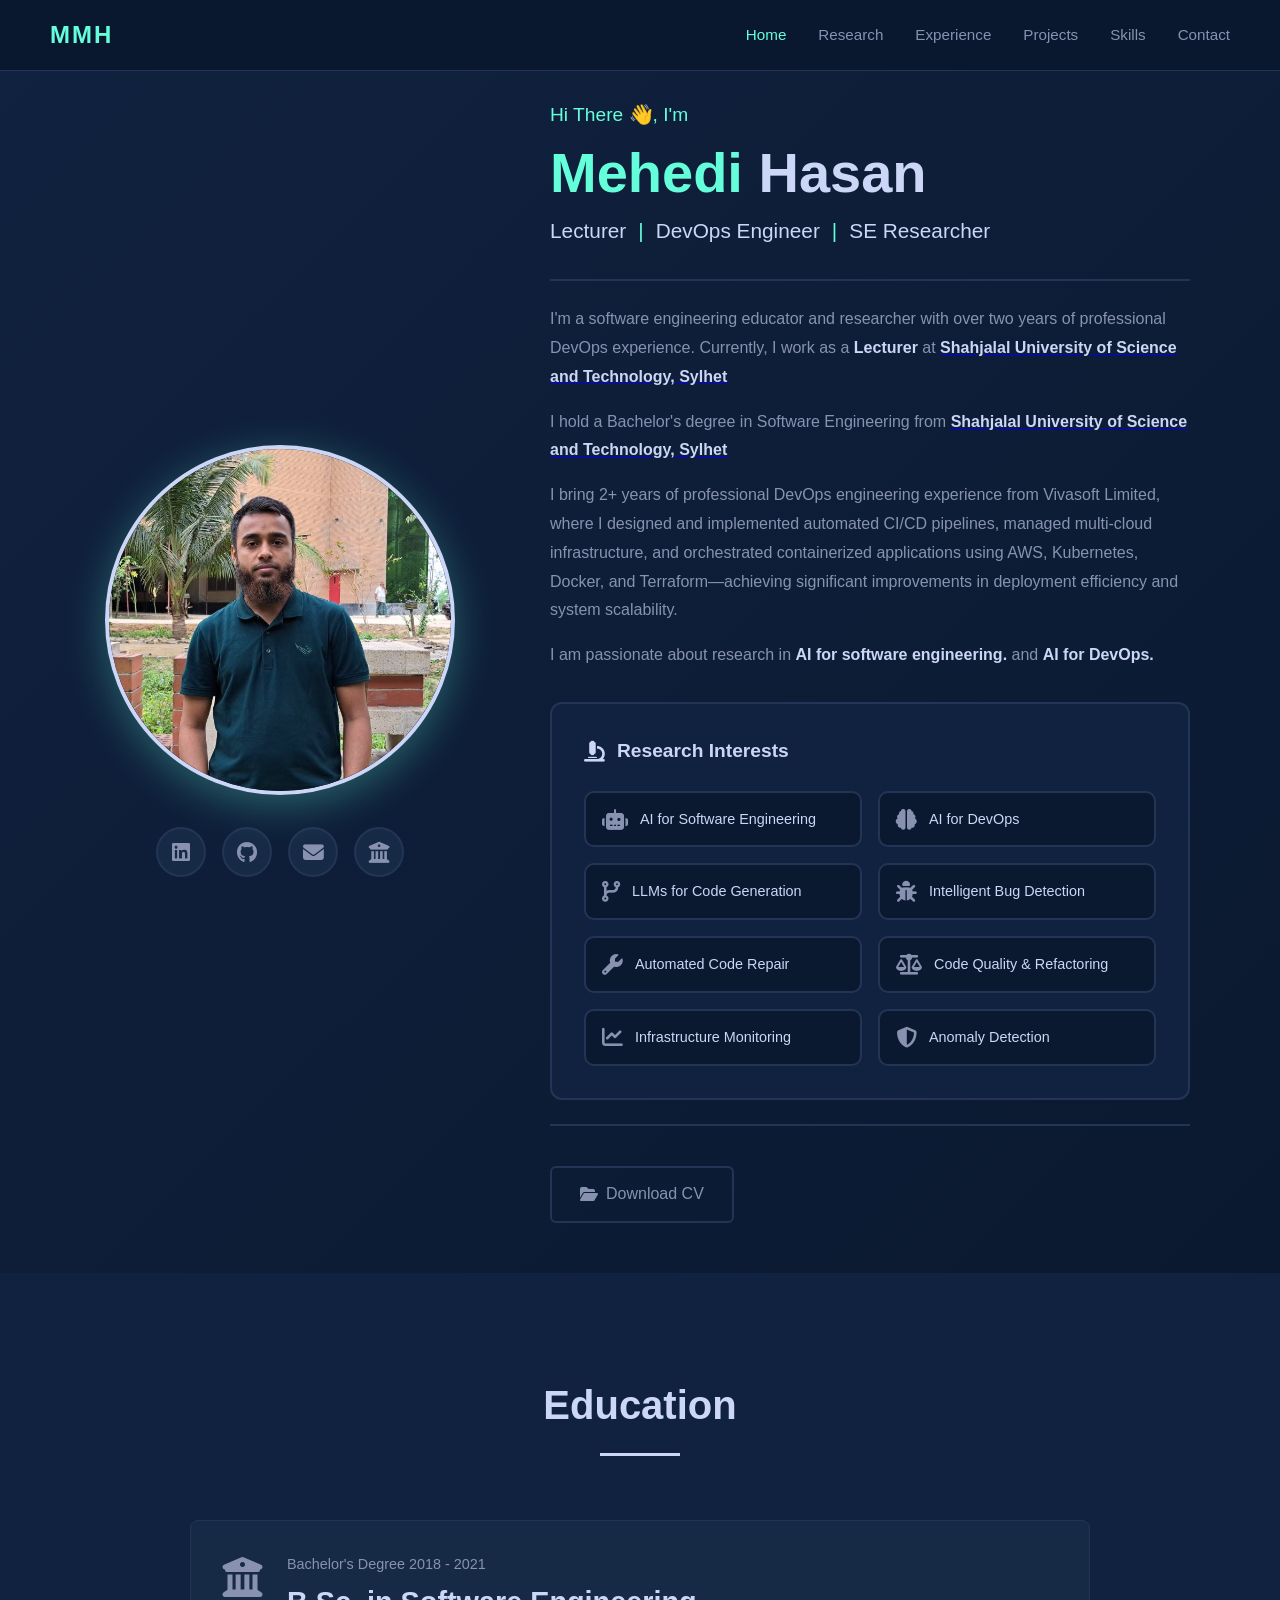
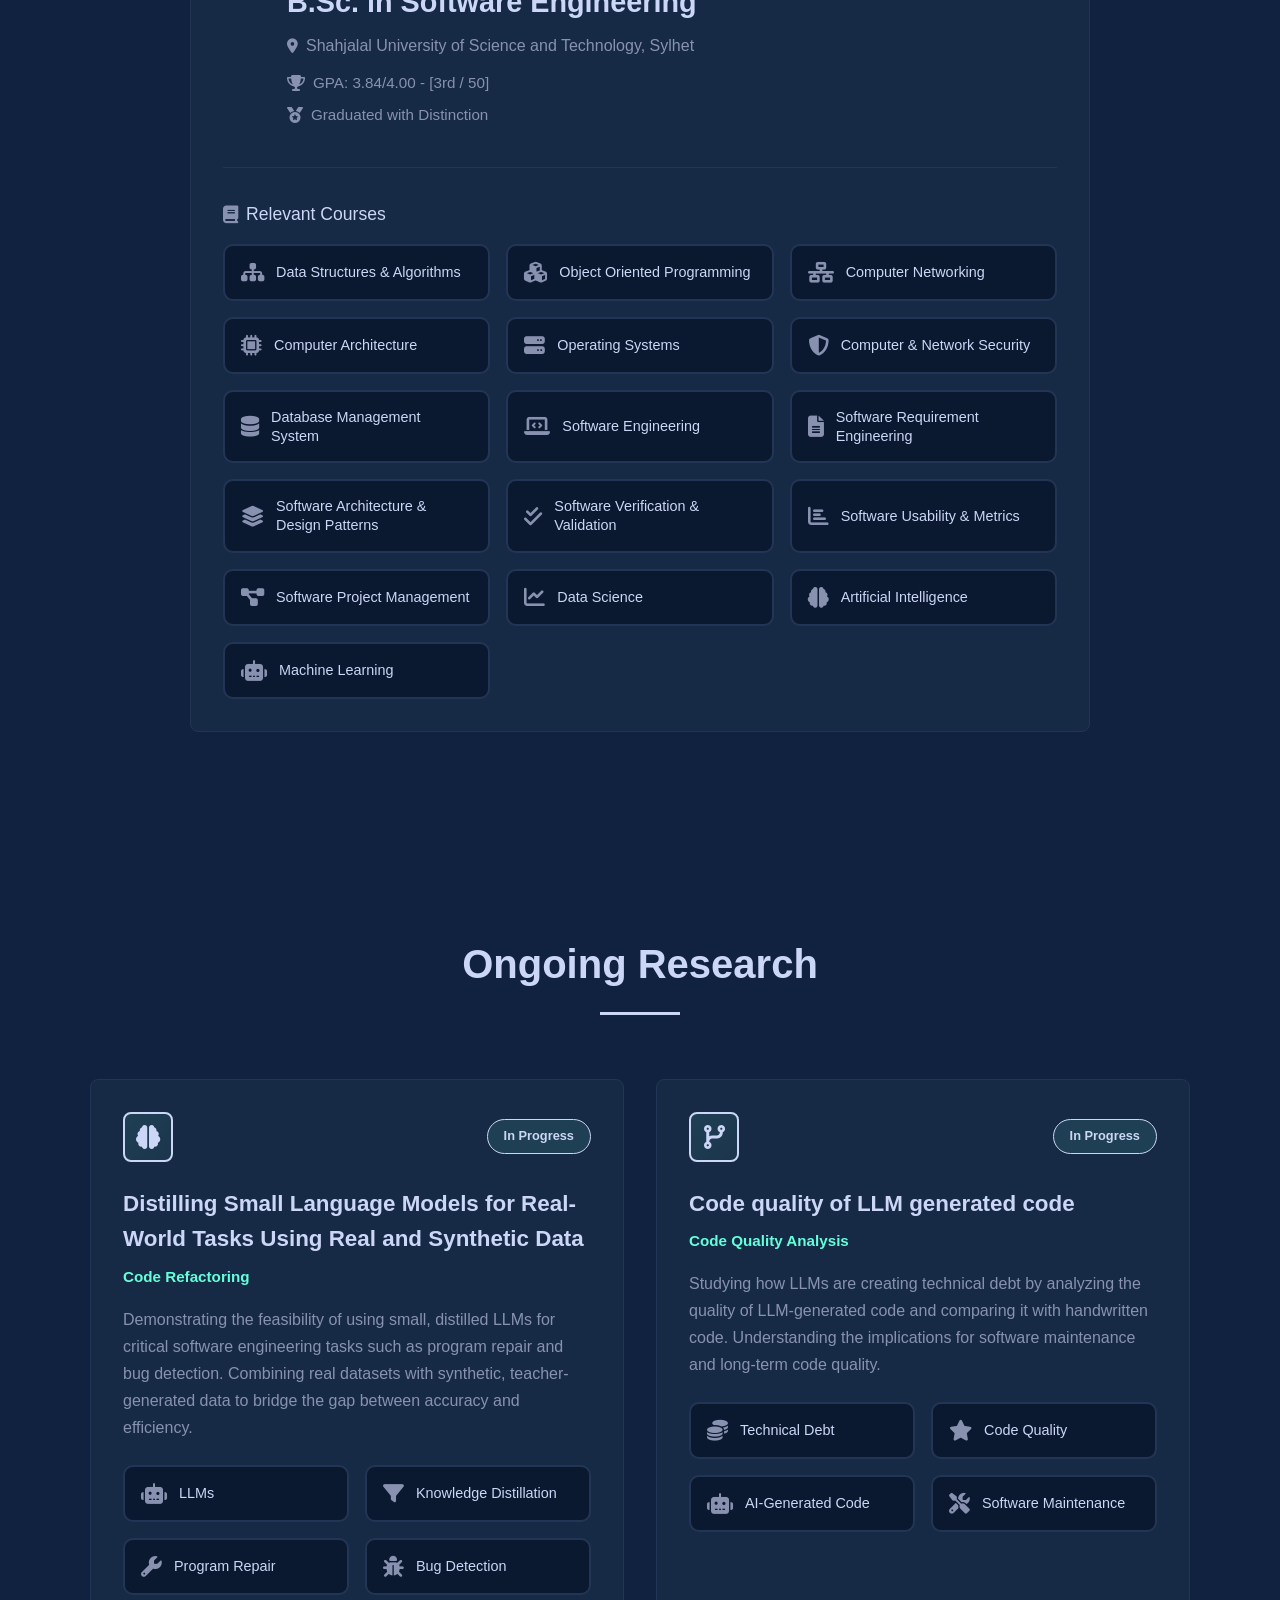
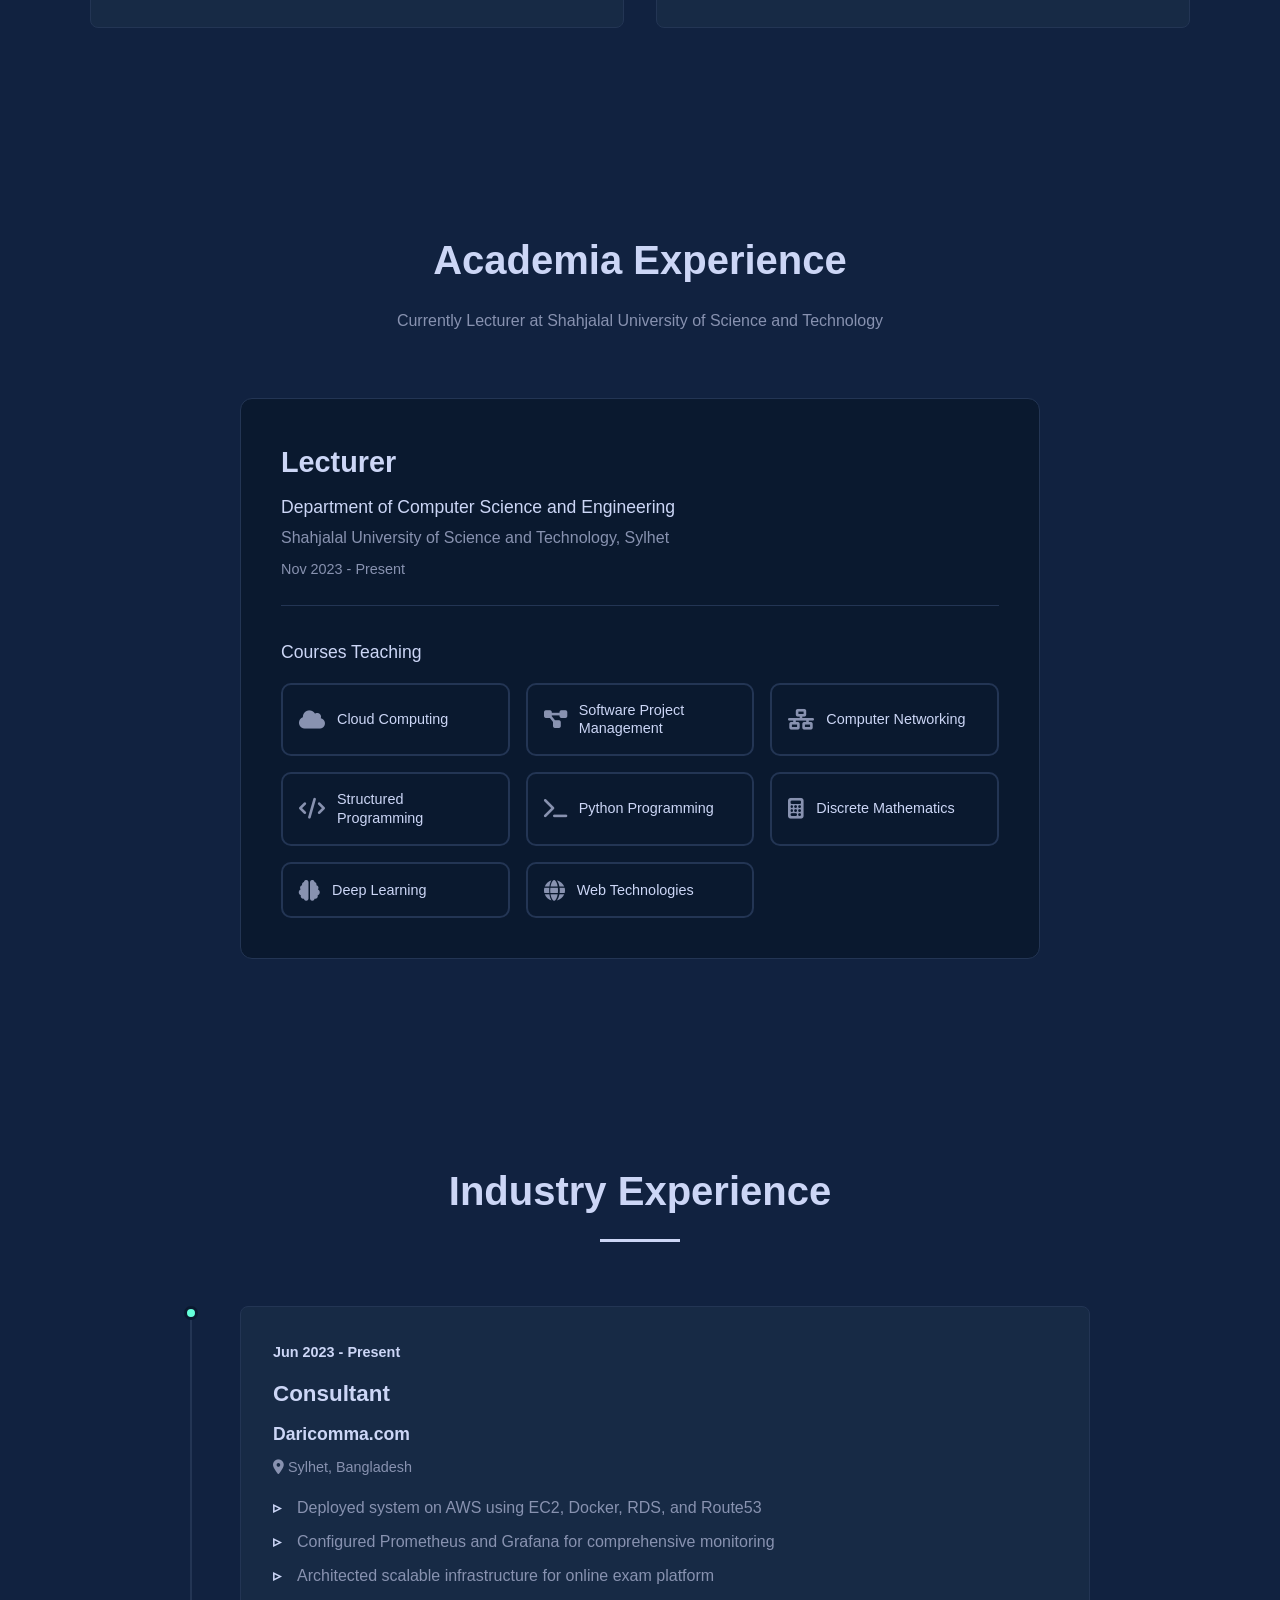
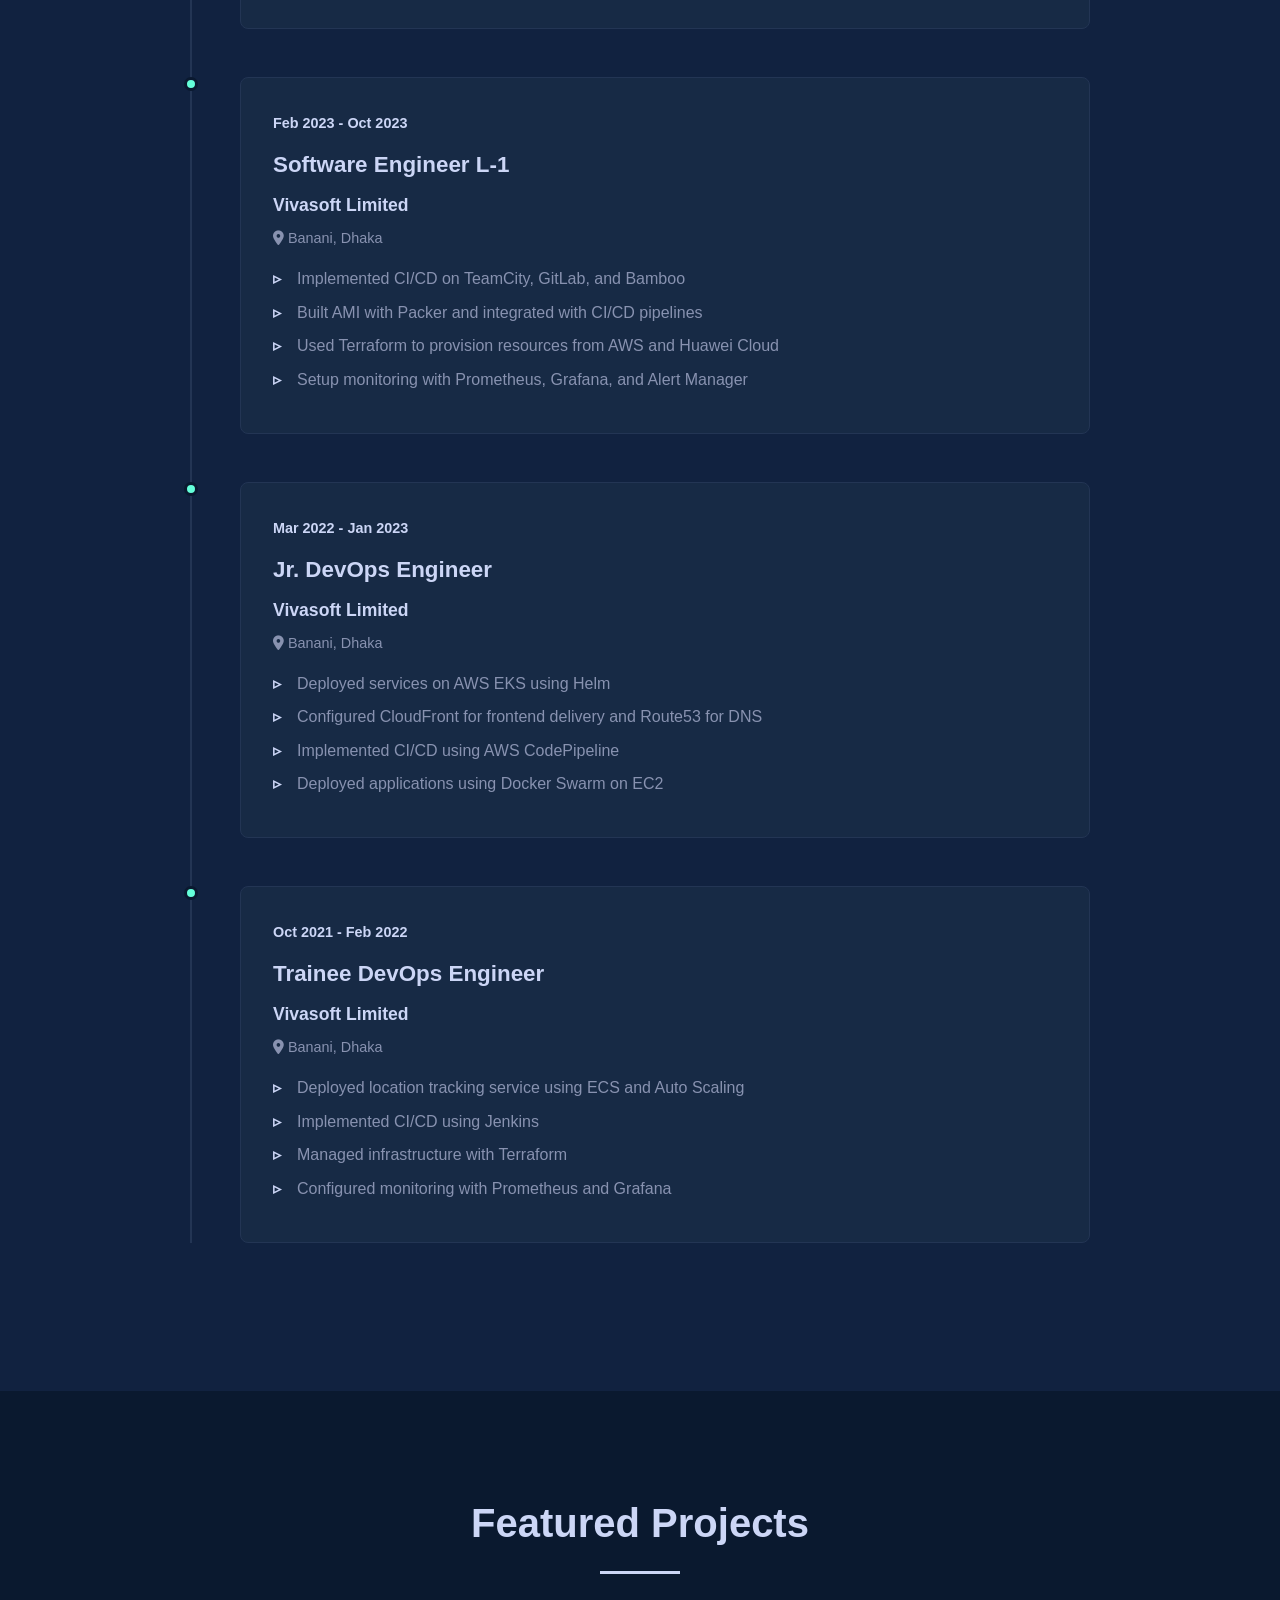
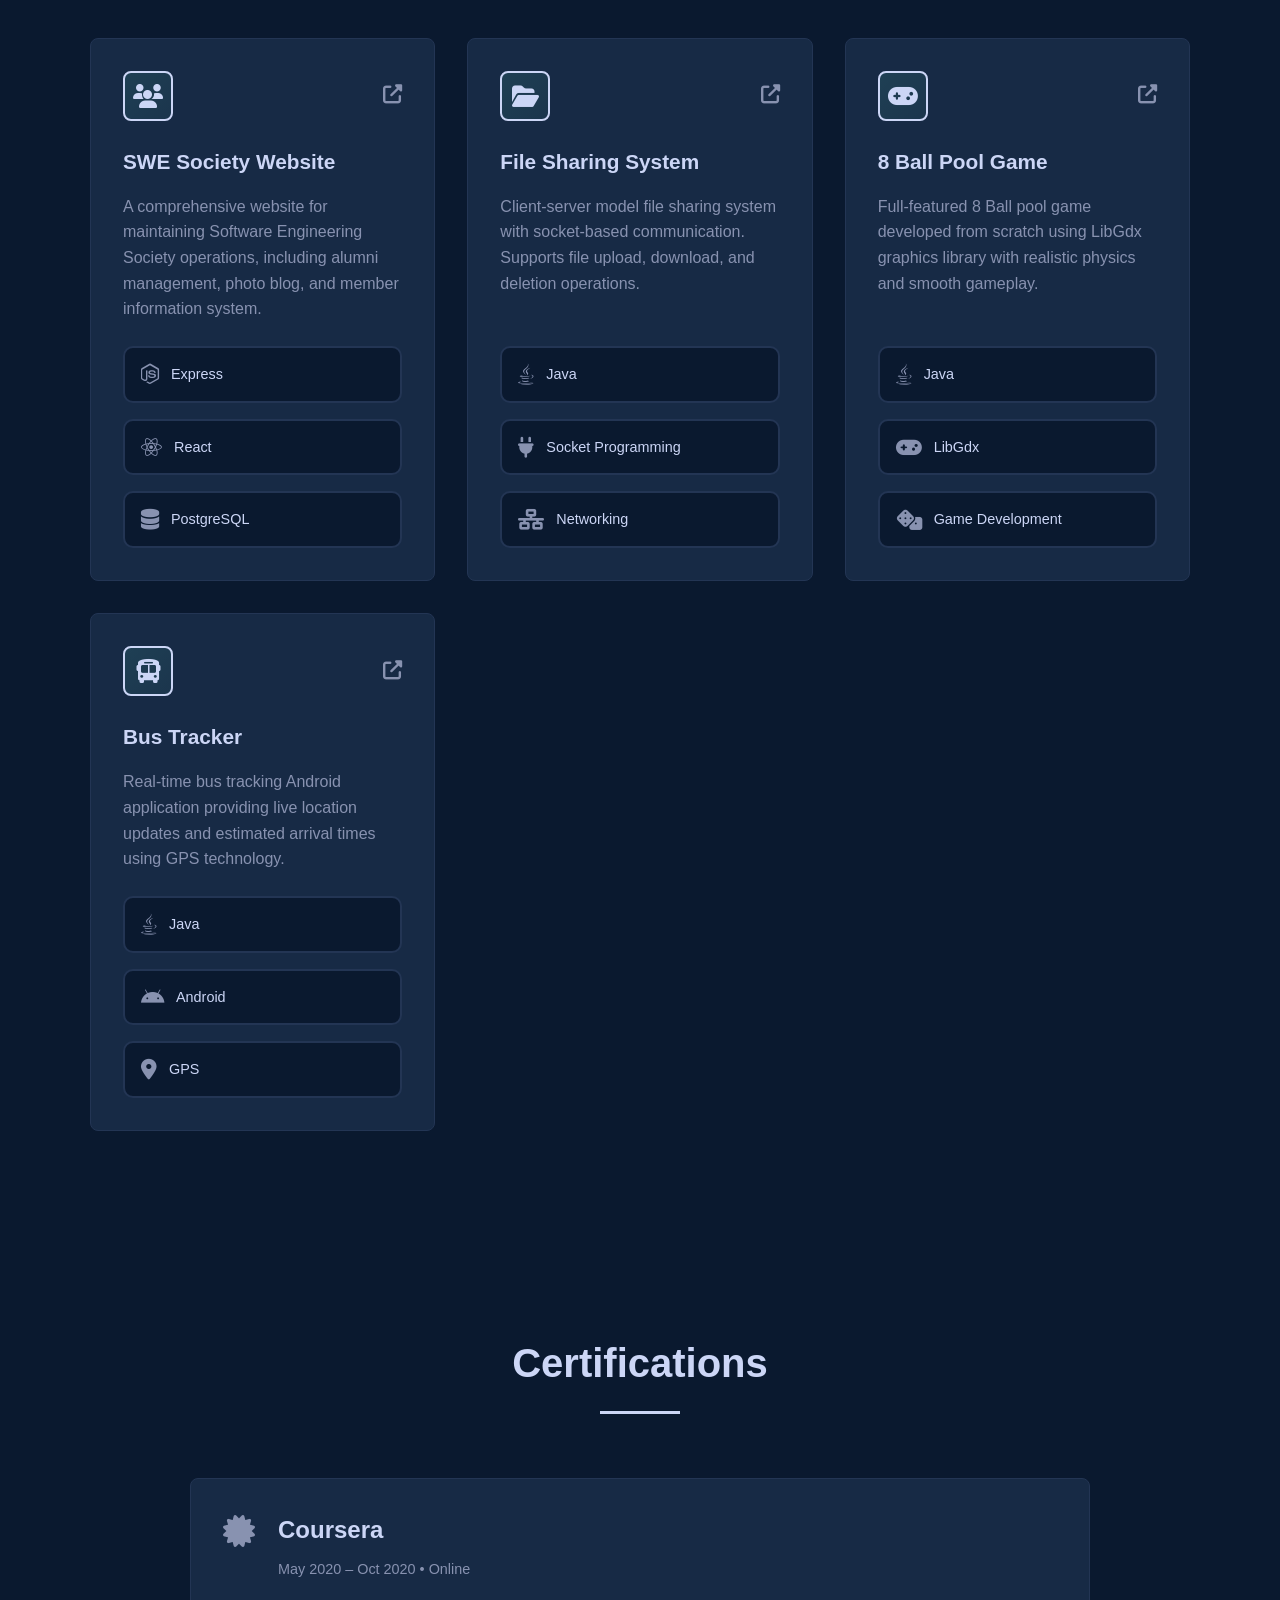
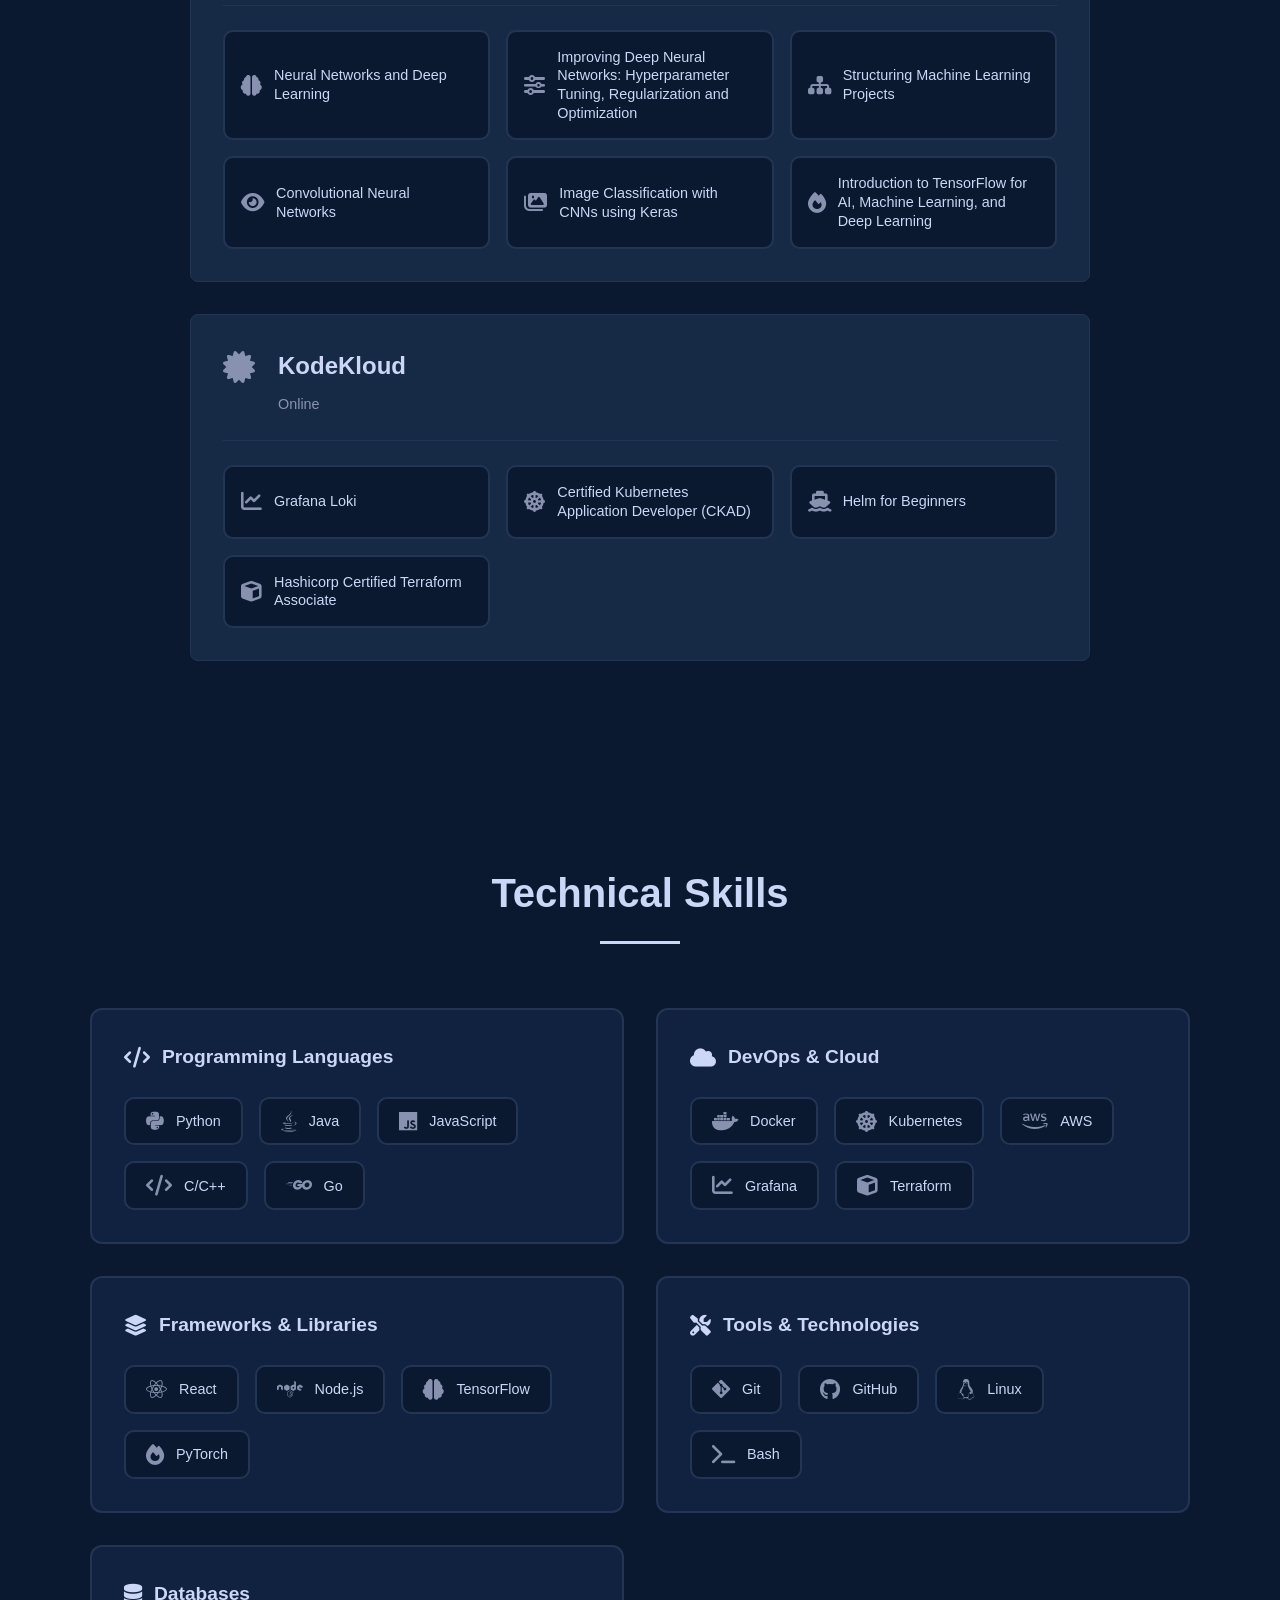
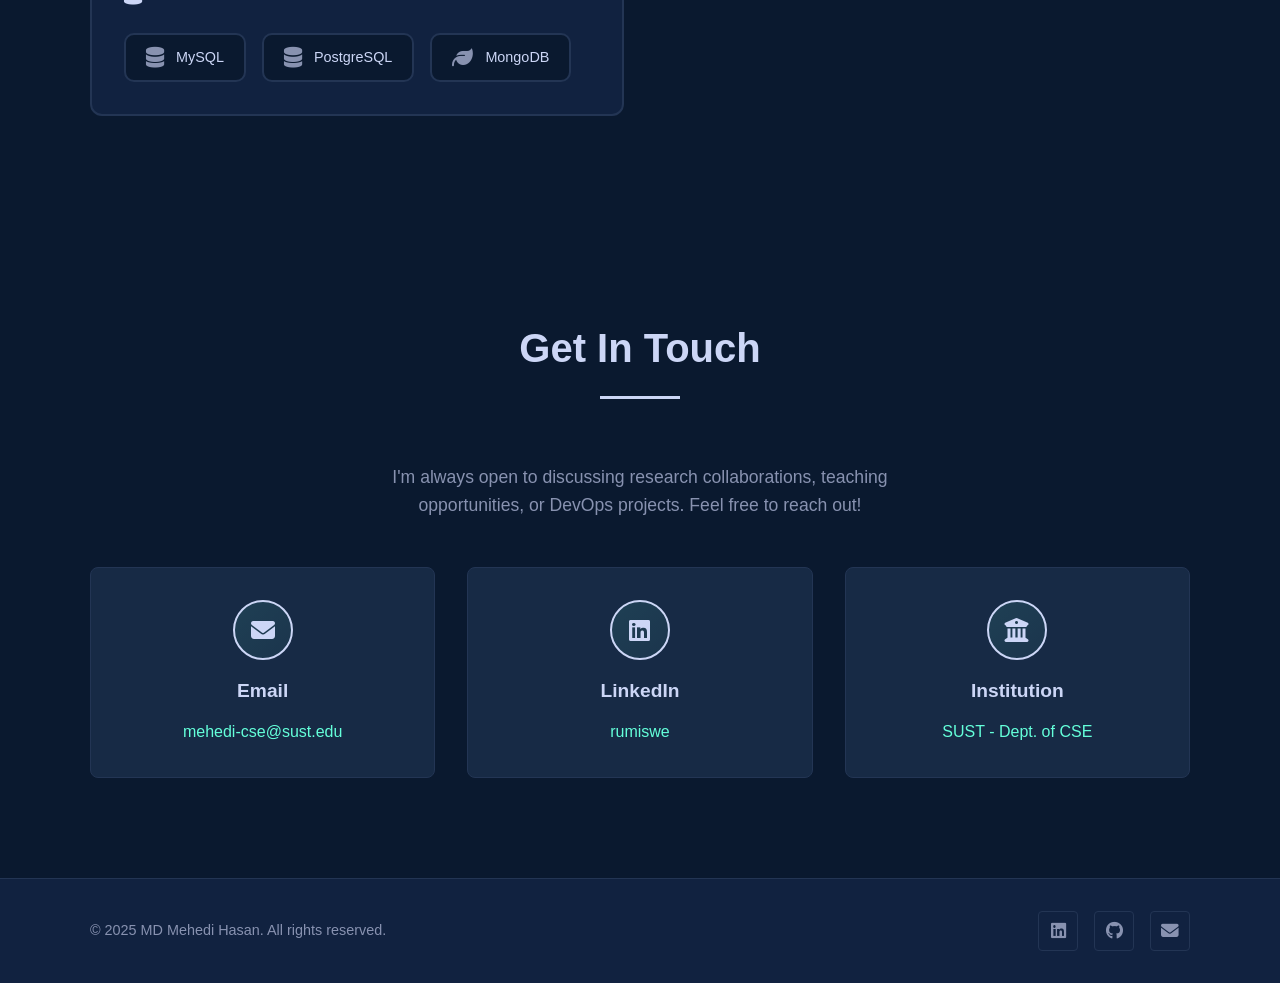
<file: index.html>
<!DOCTYPE html>
<html lang="en">
<head>

    <!-- Google tag (gtag.js) -->
    <script async src="https://www.googletagmanager.com/gtag/js?id=G-QB43XLEQTK"></script>
    <script>
    window.dataLayer = window.dataLayer || [];
    function gtag(){dataLayer.push(arguments);}
    gtag('js', new Date());

    gtag('config', 'G-QB43XLEQTK');
    </script>

    <meta charset="UTF-8">
    <meta name="viewport" content="width=device-width, initial-scale=1.0">
    <meta name="description" content="MD Mehedi Hasan - Lecturer, DevOps Engineer & AI Researcher specializing in Software Engineering">
    <title>Mehedi Hasan | Lecturer & Software Engineer</title>
    <link rel="stylesheet" type="text/css"  href="styles.css">
    <link rel="stylesheet" href="https://cdnjs.cloudflare.com/ajax/libs/font-awesome/6.4.0/css/all.min.css">
</head>
<body>
    <!-- Navbar -->
    <nav class="navbar">
        <div class="nav-container">
            <div class="nav-brand">
                <span class="brand-text">MMH</span>
            </div>
            <button class="nav-toggle" id="navToggle" aria-label="Toggle navigation">
                <span></span>
                <span></span>
                <span></span>
            </button>
            <ul class="nav-menu" id="navMenu">
                <li><a href="#home" class="nav-link">Home</a></li>
                <li><a href="#research" class="nav-link">Research</a></li>
                <li><a href="#experience" class="nav-link">Experience</a></li>
                <li><a href="#projects" class="nav-link">Projects</a></li>
                <li><a href="#skills" class="nav-link">Skills</a></li>
                <li><a href="#contact" class="nav-link">Contact</a></li>
            </ul>

        </div>
    </nav>
<!-- Hero Section -->
<section id="home" class="hero">
    <div class="hero-container">
        <!-- Profile Image Section with Social Links -->
        <div class="hero-image">
            <div class="profile-image-wrapper">
                <div class="profile-image">
                    <img src="profile.jpg" alt="MD Mehedi Hasan - Lecturer & DevOps Engineer">
                </div>
                <!-- <div class="profile-ring"></div> -->
            </div>
            
            <!-- Social Links Under Profile Image -->
            <div class="social-links">
                <a href="https://linkedin.com/in/rumiswe" target="_blank" class="social-link" aria-label="LinkedIn">
                    <i class="fab fa-linkedin"></i>
                </a>
                <a href="https://github.com/mhRumi" target="_blank" class="social-link" aria-label="GitHub">
                    <i class="fab fa-github"></i>
                </a>
                <a href="mailto:mehedi-cse@sust.edu" class="social-link" aria-label="Email">
                    <i class="fas fa-envelope"></i>
                </a>
                <a href="https://sust.edu/departments/cse/faculty/mehedi-cse@sust.edu" target="_blank" class="social-link" aria-label="University">
                    <i class="fas fa-university"></i>
                </a>
            </div>
        </div>

        <!-- Hero Content -->
        <div class="hero-content">
            <p class="hero-greeting">Hi There 👋, I'm</p>
            <h1 class="hero-name">
                <span class="name-highlight">Mehedi</span> Hasan
            </h1>
            <div class="hero-titles">
                <span class="title-item">Lecturer</span>
                <span class="separator">|</span>
                <span class="title-item">DevOps Engineer</span>
                <span class="separator">|</span>
                <span class="title-item">SE Researcher</span>
            </div>
            
            <!-- Integrated About Me Content -->
            <div class="hero-about">
                <p>
                    I'm a software engineering educator and researcher with over two years of professional DevOps experience. 
                    Currently, I work as a <strong>Lecturer</strong> at <a href="https://sust.edu"><strong>Shahjalal University of Science and Technology, Sylhet</strong></a>
                </p>
                <p>
                    I hold a Bachelor's degree in Software Engineering from <a href="https://sust.edu"><strong>Shahjalal University of Science and Technology, Sylhet</strong></a>
                </p>
                <p>
                    I bring 2+ years of professional DevOps engineering experience from Vivasoft Limited, where I designed and implemented automated CI/CD pipelines,
                    managed multi-cloud infrastructure, and orchestrated containerized applications using AWS, Kubernetes, Docker, and Terraform—achieving significant improvements in deployment efficiency and system scalability.
                </p>
                <p>
                    I am passionate about research in <strong>AI for software engineering.</strong> and <strong>AI for DevOps.</strong>
                </p>
                <!-- Research Interests in Hero Section -->
                <div class="hero-research-interests">
                    <h3><i class="fas fa-microscope"></i> Research Interests</h3>
                    <div class="interests-grid-hero">
                        <div class="interest-tag">
                            <i class="fas fa-robot"></i>
                            <span>AI for Software Engineering</span>
                        </div>
                        <div class="interest-tag">
                            <i class="fas fa-brain"></i>
                            <span>AI for DevOps</span>
                        </div>
                        <div class="interest-tag">
                            <i class="fas fa-code-branch"></i>
                            <span>LLMs for Code Generation</span>
                        </div>
                        <div class="interest-tag">
                            <i class="fas fa-bug"></i>
                            <span>Intelligent Bug Detection</span>
                        </div>
                        <div class="interest-tag">
                            <i class="fas fa-wrench"></i>
                            <span>Automated Code Repair</span>
                        </div>
                        <div class="interest-tag">
                            <i class="fas fa-balance-scale"></i>
                            <span>Code Quality & Refactoring</span>
                        </div>
                        <div class="interest-tag">
                            <i class="fas fa-chart-line"></i>
                            <span>Infrastructure Monitoring</span>
                        </div>
                        <div class="interest-tag">
                            <i class="fas fa-shield-alt"></i>
                            <span>Anomaly Detection</span>
                        </div>
                    </div>
                </div>

            </div>

            <!-- Action Buttons -->
            <div class="hero-buttons">
                <a href="https://drive.google.com/file/d/1hqDOU4aYRAj-SNEQfFOYX2DM1vN_Iben/view?usp=drive_link" class="btn btn-secondary">
                    <i class="fas fa-folder-open"></i>
                    Download CV
                </a>
            </div>
        </div>
    </div>
</section>

<!-- Education Section  -->
<!-- Education Section -->
    <section id="education" class="education section">
        <div class="container">
            <div class="section-header">
                <h2 class="section-title">Education</h2>
                <div class="title-line"></div>
            </div>

            <div class="education-content">
                <div class="education-card">
                    <!-- Icon and Info -->
                    <div class="education-main">
                        <i class="fas fa-university"></i>
                        <div class="education-info">
                            <p class="degree-type">Bachelor's Degree 2018 - 2021</p>
                            <h3>B.Sc. in Software Engineering</h3>
                            <p class="institution">
                                <i class="fas fa-map-marker-alt"></i>
                                Shahjalal University of Science and Technology, Sylhet
                            </p>
                            <p class="achievement"><i class="fas fa-trophy"></i> GPA: 3.84/4.00 - [3rd / 50]</p>
                            <p class="achievement"><i class="fas fa-medal"></i> Graduated with Distinction</p>
                        </div>
                    </div>

                    <!-- Relevant Courses -->
                    <div class="courses-section">
                        <h4><i class="fas fa-book"></i> Relevant Courses</h4>
                        <div class="interests-grid-hero">
                            <div class="interest-tag">
                                <i class="fas fa-sitemap"></i>
                                <span>Data Structures & Algorithms</span>
                            </div>
                            <div class="interest-tag">
                                <i class="fas fa-cubes"></i>
                                <span>Object Oriented Programming</span>
                            </div>
                            <div class="interest-tag">
                                <i class="fas fa-network-wired"></i>
                                <span>Computer Networking</span>
                            </div>
                            <div class="interest-tag">
                                <i class="fas fa-microchip"></i>
                                <span>Computer Architecture</span>
                            </div>
                            <div class="interest-tag">
                                <i class="fas fa-server"></i>
                                <span>Operating Systems</span>
                            </div>
                            <div class="interest-tag">
                                <i class="fas fa-shield-alt"></i>
                                <span>Computer & Network Security</span>
                            </div>
                            <div class="interest-tag">
                                <i class="fas fa-database"></i>
                                <span>Database Management System</span>
                            </div>
                            <div class="interest-tag">
                                <i class="fas fa-laptop-code"></i>
                                <span>Software Engineering</span>
                            </div>
                            <div class="interest-tag">
                                <i class="fas fa-file-alt"></i>
                                <span>Software Requirement Engineering</span>
                            </div>
                            <div class="interest-tag">
                                <i class="fas fa-layer-group"></i>
                                <span>Software Architecture & Design Patterns</span>
                            </div>
                            <div class="interest-tag">
                                <i class="fas fa-check-double"></i>
                                <span>Software Verification & Validation</span>
                            </div>
                            <div class="interest-tag">
                                <i class="fas fa-chart-bar"></i>
                                <span>Software Usability & Metrics</span>
                            </div>
                            <div class="interest-tag">
                                <i class="fas fa-project-diagram"></i>
                                <span>Software Project Management</span>
                            </div>
                            <div class="interest-tag">
                                <i class="fas fa-chart-line"></i>
                                <span>Data Science</span>
                            </div>
                            <div class="interest-tag">
                                <i class="fas fa-brain"></i>
                                <span>Artificial Intelligence</span>
                            </div>
                            <div class="interest-tag">
                                <i class="fas fa-robot"></i>
                                <span>Machine Learning</span>
                            </div>
                        </div>
                    </div>
                </div>
            </div>
        </div>
    </section>

    <!-- Research Section -->
    <section id="research" class="research section">
        <div class="container">
            <div class="section-header">
                <h2 class="section-title">Ongoing Research</h2>
                <div class="title-line"></div>
            </div>
            <div class="research-grid">
                <div class="research-card" data-aos="fade-up">
                    <div class="research-header">
                        <div class="research-icon">
                            <i class="fas fa-brain"></i>
                        </div>
                        <span class="research-badge">In Progress</span>
                    </div>
                    <h3>Distilling Small Language Models for Real-World Tasks Using Real and Synthetic Data</h3>
                    <p class="research-subtitle">Code Refactoring</p>
                    <p class="research-desc">
                        Demonstrating the feasibility of using small, distilled LLMs for critical software engineering tasks 
                        such as program repair and bug detection. Combining real datasets with synthetic, teacher-generated data 
                        to bridge the gap between accuracy and efficiency.
                    </p>
                    <div class="interests-grid-hero">
                        <div class="interest-tag"><i class="fas fa-robot"></i><span>LLMs</span></div>
                        <div class="interest-tag"><i class="fas fa-filter"></i><span>Knowledge Distillation</span></div>
                        <div class="interest-tag"><i class="fas fa-wrench"></i><span>Program Repair</span></div>
                        <div class="interest-tag"><i class="fas fa-bug"></i><span>Bug Detection</span></div>
                    </div>
                </div>

                <div class="research-card" data-aos="fade-up" data-aos-delay="100">
                    <div class="research-header">
                        <div class="research-icon">
                            <i class="fas fa-code-branch"></i>
                        </div>
                        <span class="research-badge">In Progress</span>
                    </div>
                    <h3>Code quality of LLM generated code</h3>
                    <p class="research-subtitle">Code Quality Analysis</p>
                    <p class="research-desc">
                        Studying how LLMs are creating technical debt by analyzing the quality of LLM-generated code 
                        and comparing it with handwritten code. Understanding the implications for software maintenance 
                        and long-term code quality.
                    </p>
                    <div class="interests-grid-hero">
                        <div class="interest-tag"><i class="fas fa-coins"></i><span>Technical Debt</span></div>
                        <div class="interest-tag"><i class="fas fa-star"></i><span>Code Quality</span></div>
                        <div class="interest-tag"><i class="fas fa-robot"></i><span>AI-Generated Code</span></div>
                        <div class="interest-tag"><i class="fas fa-tools"></i><span>Software Maintenance</span></div>
                    </div>
                </div>
            </div>
        </div>
    </section>


<!-- Teaching Courses Section -->
<!-- Teaching Experience Section -->
<section id="teaching" class="teaching section">
    <div class="container">
        <div class="section-header">
            <h2 class="section-title">Academia Experience</h2>
            <div class="title-underline"></div>
            <p class="section-subtitle">Currently Lecturer at Shahjalal University of Science and Technology</p>
        </div>

        <!-- Teaching Card -->
        <div class="teaching-card">
            <div class="teaching-header">
                <div class="teaching-info">
                    <h3>Lecturer</h3>
                    <p class="institution">Department of Computer Science and Engineering</p>
                    <p class="university">Shahjalal University of Science and Technology, Sylhet</p>
                    <p class="duration">Nov 2023 - Present</p>
                </div>
            </div>

            <!-- Courses List -->
            <div class="courses-section">
                <h4>Courses Teaching</h4>
                <div class="interests-grid-hero">
                    <div class="interest-tag">
                        <i class="fas fa-cloud"></i>
                        <span>Cloud Computing</span>
                    </div>
                    <div class="interest-tag">
                        <i class="fas fa-project-diagram"></i>
                        <span>Software Project Management</span>
                    </div>
                    <div class="interest-tag">
                        <i class="fas fa-network-wired"></i>
                        <span>Computer Networking</span>
                    </div>
                    <div class="interest-tag">
                        <i class="fas fa-code"></i>
                        <span>Structured Programming</span>
                    </div>
                    <div class="interest-tag">
                        <i class="fas fa-terminal"></i>
                        <span>Python Programming</span>
                    </div>
                    <div class="interest-tag">
                        <i class="fas fa-calculator"></i>
                        <span>Discrete Mathematics</span>
                    </div>
                    <div class="interest-tag">
                        <i class="fas fa-brain"></i>
                        <span>Deep Learning</span>
                    </div>
                    <div class="interest-tag">
                        <i class="fas fa-globe"></i>
                        <span>Web Technologies</span>
                    </div>
                </div>
            </div>
        </div>
    </div>
</section>

    <!-- Experience Section -->
    <section id="experience" class="experience section">
        <div class="container">
            <div class="section-header">
                <h2 class="section-title">Industry Experience</h2>
                <div class="title-line"></div>
            </div>
            <div class="timeline">
                <!-- <div class="timeline-item" data-aos="fade-up">
                    <div class="timeline-dot"></div>
                    <div class="timeline-content">
                        <span class="timeline-date">Nov 2023 - Present</span>
                        <h3>Lecturer, Department of Computer Science and Engineering</h3>
                        <h4>Shahjalal University of Science and Technology</h4>
                        <p class="location"><i class="fas fa-map-marker-alt"></i> Sylhet, Bangladesh</p>
                        <ul>
                            <li>Teaching Cloud Computing, Software Project Management, Computer Networking</li>
                            <li>Instructing Structured Programming, Discrete Mathematics, Python Programming</li>
                            <li>Mentoring students in software engineering and DevOps practices</li>
                        </ul>
                    </div>
                </div> -->

                <div class="timeline-item" data-aos="fade-up">
                    <div class="timeline-dot"></div>
                    <div class="timeline-content">
                        <span class="timeline-date">Jun 2023 - Present</span>
                        <h3>Consultant</h3>
                        <h4>Daricomma.com</h4>
                        <p class="location"><i class="fas fa-map-marker-alt"></i> Sylhet, Bangladesh</p>
                        <ul>
                            <li>Deployed system on AWS using EC2, Docker, RDS, and Route53</li>
                            <li>Configured Prometheus and Grafana for comprehensive monitoring</li>
                            <li>Architected scalable infrastructure for online exam platform</li>
                        </ul>
                    </div>
                </div>

                <div class="timeline-item" data-aos="fade-up">
                    <div class="timeline-dot"></div>
                    <div class="timeline-content">
                        <span class="timeline-date">Feb 2023 - Oct 2023</span>
                        <h3>Software Engineer L-1</h3>
                        <h4>Vivasoft Limited</h4>
                        <p class="location"><i class="fas fa-map-marker-alt"></i> Banani, Dhaka</p>
                        <ul>
                            <li>Implemented CI/CD on TeamCity, GitLab, and Bamboo</li>
                            <li>Built AMI with Packer and integrated with CI/CD pipelines</li>
                            <li>Used Terraform to provision resources from AWS and Huawei Cloud</li>
                            <li>Setup monitoring with Prometheus, Grafana, and Alert Manager</li>
                        </ul>
                    </div>
                </div>

                <div class="timeline-item" data-aos="fade-up">
                    <div class="timeline-dot"></div>
                    <div class="timeline-content">
                        <span class="timeline-date">Mar 2022 - Jan 2023</span>
                        <h3>Jr. DevOps Engineer</h3>
                        <h4>Vivasoft Limited</h4>
                        <p class="location"><i class="fas fa-map-marker-alt"></i> Banani, Dhaka</p>
                        <ul>
                            <li>Deployed services on AWS EKS using Helm</li>
                            <li>Configured CloudFront for frontend delivery and Route53 for DNS</li>
                            <li>Implemented CI/CD using AWS CodePipeline</li>
                            <li>Deployed applications using Docker Swarm on EC2</li>
                        </ul>
                    </div>
                </div>

                <div class="timeline-item" data-aos="fade-up">
                    <div class="timeline-dot"></div>
                    <div class="timeline-content">
                        <span class="timeline-date">Oct 2021 - Feb 2022</span>
                        <h3>Trainee DevOps Engineer</h3>
                        <h4>Vivasoft Limited</h4>
                        <p class="location"><i class="fas fa-map-marker-alt"></i> Banani, Dhaka</p>
                        <ul>
                            <li>Deployed location tracking service using ECS and Auto Scaling</li>
                            <li>Implemented CI/CD using Jenkins</li>
                            <li>Managed infrastructure with Terraform</li>
                            <li>Configured monitoring with Prometheus and Grafana</li>
                        </ul>
                    </div>
                </div>
            </div>
        </div>
    </section>

    <!-- Projects Section -->
    <section id="projects" class="projects section">
        <div class="container">
            <div class="section-header">
                <h2 class="section-title">Featured Projects</h2>
                <div class="title-line"></div>
            </div>
            <div class="projects-grid">
                <div class="project-card" data-aos="fade-up">
                    <div class="project-header">
                        <div class="project-icon">
                            <i class="fas fa-users"></i>
                        </div>
                        <div class="project-links">
                            <a href="https://github.com/sust-swe/SWE-Society" class="project-link" aria-label="View project"><i class="fas fa-external-link-alt"></i></a>
                        </div>
                    </div>
                    <h3>SWE Society Website</h3>
                    <p>A comprehensive website for maintaining Software Engineering Society operations, including alumni management, photo blog, and member information system.</p>
                    <div class="interests-grid-hero">
                        <div class="interest-tag"><i class="fab fa-node-js"></i><span>Express</span></div>
                        <div class="interest-tag"><i class="fab fa-react"></i><span>React</span></div>
                        <div class="interest-tag"><i class="fas fa-database"></i><span>PostgreSQL</span></div>
                    </div>
                </div>

                <div class="project-card" data-aos="fade-up" data-aos-delay="100">
                    <div class="project-header">
                        <div class="project-icon">
                            <i class="fas fa-folder-open"></i>
                        </div>
                        <div class="project-links">
                            <a href="https://github.com/mhRumi/File-System-Server" class="project-link" aria-label="View project"><i class="fas fa-external-link-alt"></i></a>
                        </div>
                    </div>
                    <h3>File Sharing System</h3>
                    <p>Client-server model file sharing system with socket-based communication. Supports file upload, download, and deletion operations.</p>
                    <div class="interests-grid-hero">
                        <div class="interest-tag"><i class="fab fa-java"></i><span>Java</span></div>
                        <div class="interest-tag"><i class="fas fa-plug"></i><span>Socket Programming</span></div>
                        <div class="interest-tag"><i class="fas fa-network-wired"></i><span>Networking</span></div>
                    </div>
                </div>

                <div class="project-card" data-aos="fade-up" data-aos-delay="200">
                    <div class="project-header">
                        <div class="project-icon">
                            <i class="fas fa-gamepad"></i>
                        </div>
                        <div class="project-links">
                            <a href="https://github.com/mhRumi/JavaGameProject-8-Ball" class="project-link" aria-label="View project"><i class="fas fa-external-link-alt"></i></a>
                        </div>
                    </div>
                    <h3>8 Ball Pool Game</h3>
                    <p>Full-featured 8 Ball pool game developed from scratch using LibGdx graphics library with realistic physics and smooth gameplay.</p>
                    <div class="interests-grid-hero">
                        <div class="interest-tag"><i class="fab fa-java"></i><span>Java</span></div>
                        <div class="interest-tag"><i class="fas fa-gamepad"></i><span>LibGdx</span></div>
                        <div class="interest-tag"><i class="fas fa-dice"></i><span>Game Development</span></div>
                    </div>
                </div>

                <div class="project-card" data-aos="fade-up" data-aos-delay="300">
                    <div class="project-header">
                        <div class="project-icon">
                            <i class="fas fa-bus"></i>
                        </div>
                        <div class="project-links">
                            <a href="https://github.com/mhRumi/Tracker" class="project-link" aria-label="View project"><i class="fas fa-external-link-alt"></i></a>
                        </div>
                    </div>
                    <h3>Bus Tracker</h3>
                    <p>Real-time bus tracking Android application providing live location updates and estimated arrival times using GPS technology.</p>
                    <div class="interests-grid-hero">
                        <div class="interest-tag"><i class="fab fa-java"></i><span>Java</span></div>
                        <div class="interest-tag"><i class="fab fa-android"></i><span>Android</span></div>
                        <div class="interest-tag"><i class="fas fa-map-marker-alt"></i><span>GPS</span></div>
                    </div>
                </div>
            </div>
        </div>
    </section>

<!-- Certification Section -->
<section id="certifications" class="certifications section">
    <div class="container">
        <div class="section-header">
            <h2 class="section-title">Certifications</h2>
            <div class="title-line"></div>
        </div>

        <div class="certifications-content">
            <!-- Coursera Certifications -->
            <div class="certification-group">
                <div class="cert-provider">
                    <i class="fas fa-certificate"></i>
                    <div class="provider-info">
                        <h3>Coursera</h3>
                        <p class="cert-date">May 2020 – Oct 2020 • Online</p>
                    </div>
                </div>
                <div class="interests-grid-hero">
                    <div class="interest-tag"><i class="fas fa-brain"></i><span>Neural Networks and Deep Learning</span></div>
                    <div class="interest-tag"><i class="fas fa-sliders-h"></i><span>Improving Deep Neural Networks: Hyperparameter Tuning, Regularization and Optimization</span></div>
                    <div class="interest-tag"><i class="fas fa-sitemap"></i><span>Structuring Machine Learning Projects</span></div>
                    <div class="interest-tag"><i class="fas fa-eye"></i><span>Convolutional Neural Networks</span></div>
                    <div class="interest-tag"><i class="fas fa-images"></i><span>Image Classification with CNNs using Keras</span></div>
                    <div class="interest-tag"><i class="fas fa-fire"></i><span>Introduction to TensorFlow for AI, Machine Learning, and Deep Learning</span></div>
                </div>
            </div>

            <!-- KodeKloud Certifications -->
            <div class="certification-group">
                <div class="cert-provider">
                    <i class="fas fa-certificate"></i>
                    <div class="provider-info">
                        <h3>KodeKloud</h3>
                        <p class="cert-date">Online</p>
                    </div>
                </div>
                <div class="interests-grid-hero">
                    <div class="interest-tag"><i class="fas fa-chart-line"></i><span>Grafana Loki</span></div>
                    <div class="interest-tag"><i class="fas fa-dharmachakra"></i><span>Certified Kubernetes Application Developer (CKAD)</span></div>
                    <div class="interest-tag"><i class="fas fa-ship"></i><span>Helm for Beginners</span></div>
                    <div class="interest-tag"><i class="fas fa-cube"></i><span>Hashicorp Certified Terraform Associate</span></div>
                </div>
            </div>
        </div>
    </div>
</section>

<!-- Skills Section -->
<section id="skills" class="skills section">
    <div class="container">
        <div class="section-header">
            <h2 class="section-title">Technical Skills</h2>
            <div class="title-line"></div>
        </div>

        <div class="skills-content">
            <!-- Left Column -->
            <div class="skills-column">
                <!-- Programming Languages -->
                <div class="skill-category">
                    <h3><i class="fas fa-code"></i> Programming Languages</h3>
                    <div class="skills-grid">
                        <div class="skill-tag">
                            <i class="fab fa-python"></i>
                            <span>Python</span>
                        </div>
                        <div class="skill-tag">
                            <i class="fab fa-java"></i>
                            <span>Java</span>
                        </div>
                        <div class="skill-tag">
                            <i class="fab fa-js"></i>
                            <span>JavaScript</span>
                        </div>
                        <div class="skill-tag">
                            <i class="fas fa-code"></i>
                            <span>C/C++</span>
                        </div>
                        <div class="skill-tag">
                            <i class="fab fa-golang"></i>
                            <span>Go</span>
                        </div>
                    </div>
                </div>

                <!-- Frameworks & Libraries -->
                <div class="skill-category">
                    <h3><i class="fas fa-layer-group"></i> Frameworks & Libraries</h3>
                    <div class="skills-grid">
                        <div class="skill-tag">
                            <i class="fab fa-react"></i>
                            <span>React</span>
                        </div>
                        <div class="skill-tag">
                            <i class="fab fa-node"></i>
                            <span>Node.js</span>
                        </div>
                        <div class="skill-tag">
                            <i class="fas fa-brain"></i>
                            <span>TensorFlow</span>
                        </div>
                        <div class="skill-tag">
                            <i class="fas fa-fire"></i>
                            <span>PyTorch</span>
                        </div>
                    </div>
                </div>

                <!-- Databases -->
                <div class="skill-category">
                    <h3><i class="fas fa-database"></i> Databases</h3>
                    <div class="skills-grid">
                        <div class="skill-tag">
                            <i class="fas fa-database"></i>
                            <span>MySQL</span>
                        </div>
                        <div class="skill-tag">
                            <i class="fas fa-database"></i>
                            <span>PostgreSQL</span>
                        </div>
                        <div class="skill-tag">
                            <i class="fas fa-leaf"></i>
                            <span>MongoDB</span>
                        </div>
                    </div>
                </div>
            </div>

            <!-- Right Column -->
            <div class="skills-column">
                <!-- DevOps & Cloud -->
                <div class="skill-category">
                    <h3><i class="fas fa-cloud"></i> DevOps & Cloud</h3>
                    <div class="skills-grid">
                        <div class="skill-tag">
                            <i class="fab fa-docker"></i>
                            <span>Docker</span>
                        </div>
                        <div class="skill-tag">
                            <i class="fas fa-dharmachakra"></i>
                            <span>Kubernetes</span>
                        </div>
                        <div class="skill-tag">
                            <i class="fab fa-aws"></i>
                            <span>AWS</span>
                        </div>
                        <div class="skill-tag">
                            <i class="fas fa-chart-line"></i>
                            <span>Grafana</span>
                        </div>
                        <div class="skill-tag">
                            <i class="fas fa-cube"></i>
                            <span>Terraform</span>
                        </div>
                    </div>
                </div>

                <!-- Tools & Technologies -->
                <div class="skill-category">
                    <h3><i class="fas fa-tools"></i> Tools & Technologies</h3>
                    <div class="skills-grid">
                        <div class="skill-tag">
                            <i class="fab fa-git-alt"></i>
                            <span>Git</span>
                        </div>
                        <div class="skill-tag">
                            <i class="fab fa-github"></i>
                            <span>GitHub</span>
                        </div>
                        <div class="skill-tag">
                            <i class="fab fa-linux"></i>
                            <span>Linux</span>
                        </div>
                        <div class="skill-tag">
                            <i class="fas fa-terminal"></i>
                            <span>Bash</span>
                        </div>
                    </div>
                </div>
            </div>
        </div>
    </div>
</section>

    <!-- Contact Section -->
    <section id="contact" class="contact section">
        <div class="container">
            <div class="section-header">
                <h2 class="section-title">Get In Touch</h2>
                <div class="title-line"></div>
            </div>
            <div class="contact-content">
                <p class="contact-intro">
                    I'm always open to discussing research collaborations, teaching opportunities, or DevOps projects. 
                    Feel free to reach out!
                </p>
                <div class="contact-grid">
                    <div class="contact-card" data-aos="fade-up">
                        <div class="contact-icon">
                            <i class="fas fa-envelope"></i>
                        </div>
                        <h3>Email</h3>
                        <a href="mailto:mehedi-cse@sust.edu">mehedi-cse@sust.edu</a>
                    </div>

                    <div class="contact-card" data-aos="fade-up" data-aos-delay="100">
                        <div class="contact-icon">
                            <i class="fab fa-linkedin"></i>
                        </div>
                        <h3>LinkedIn</h3>
                        <a href="https://linkedin.com/in/rumiswe">rumiswe</a>
                    </div>
                    <div class="contact-card" data-aos="fade-up" data-aos-delay="300">
                        <div class="contact-icon">
                            <i class="fas fa-university"></i>
                        </div>
                        <h3>Institution</h3>
                        <a href="https://sust.edu/departments/cse/faculty/mehedi-cse@sust.edu" target="_blank">SUST - Dept. of CSE</a>
                    </div>
                </div>
            </div>
        </div>
    </section>

    <!-- Footer -->
    <footer class="footer">
        <div class="container">
            <div class="footer-content">
                <p>&copy; 2025 MD Mehedi Hasan. All rights reserved.</p>
                <div class="footer-social">
                    <a href="https://linkedin.com/in/rumiswe" target="_blank" aria-label="LinkedIn">
                        <i class="fab fa-linkedin"></i>
                    </a>
                    <a href="https://github.com/mhRumi" target="_blank" aria-label="GitHub">
                        <i class="fab fa-github"></i>
                    </a>
                    <a href="mailto:mehedi-cse@sust.edu" aria-label="Email">
                        <i class="fas fa-envelope"></i>
                    </a>
                </div>
            </div>
        </div>
    </footer>

    <script src="script.js"></script>
</body>
</html>
</file>
<file: styles.css>
/* Reset and Base Styles */
* {
    margin: 0;
    padding: 0;
    box-sizing: border-box;
}

:root {
    --primary-color: #64ffda;
    --secondary-color: #0a192f;
    --accent-color: #112240;
    --text-primary: #ccd6f6;
    --text-secondary: #8892b0;
    --text-highlight: #64ffda;
    --bg-primary: #0a192f;
    --bg-secondary: #112240;
    --bg-card: #172a45;
    --border-color: #233554;
    --shadow: 0 10px 30px -15px rgba(2, 12, 27, 0.7);
    --transition: all 0.3s cubic-bezier(0.645, 0.045, 0.355, 1);
}


html {
    scroll-behavior: smooth;
}

body {
    font-family: 'Segoe UI', Tahoma, Geneva, Verdana, sans-serif;
    line-height: 1.6;
    color: var(--text-secondary);
    background-color: var(--bg-primary);
    overflow-x: hidden;
}

.container {
    max-width: 1200px;
    margin: 0 auto;
    padding: 0 50px;
}

/* Navbar */
.navbar {
    position: fixed;
    top: 0;
    width: 100%;
    background: rgba(10, 25, 47, 0.95);
    backdrop-filter: blur(10px);
    border-bottom: 1px solid var(--border-color);
    z-index: 1000;
    transition: var(--transition);
}

.nav-container {
    max-width: 1400px;
    margin: 0 auto;
    padding: 0 50px;
    display: flex;
    justify-content: space-between;
    align-items: center;
    height: 70px;
}

.nav-brand {
    display: flex;
    align-items: center;
}

.brand-text {
    font-size: 1.5rem;
    font-weight: 700;
    color: var(--primary-color);
    letter-spacing: 2px;
}

.nav-toggle {
    display: none;
    flex-direction: column;
    background: none;
    border: none;
    cursor: pointer;
    padding: 5px;
}

.nav-toggle span {
    width: 25px;
    height: 2px;
    background-color: var(--primary-color);
    margin: 3px 0;
    transition: 0.3s;
}

.nav-menu {
    display: flex;
    list-style: none;
    gap: 2rem;
}

.nav-link {
    text-decoration: none;
    color: var(--text-secondary);
    font-size: 0.95rem;
    font-weight: 500;
    transition: var(--transition);
    position: relative;
    padding: 5px 0;
}

.nav-link::after {
    content: '';
    position: absolute;
    bottom: 0;
    left: 0;
    width: 0;
    height: 2px;
    background-color: var(--primary-color);
    transition: width 0.3s ease;
}

.nav-link:hover {
    color: var(--primary-color);
}

.nav-link:hover::after {
    width: 100%;
}

/* Hero Section */
.hero {
    min-height: 100vh;
    display: flex;
    align-items: center;
    justify-content: center;
    padding: 100px 0 50px;
    position: relative;
}

.hero-container {
    max-width: 1200px;
    margin: 0 auto;
    padding: 0 50px;
    display: grid;
    grid-template-columns: 1fr 1fr;
    gap: 4rem;
    align-items: center;
}

.hero-greeting {
    color: var(--primary-color);
    font-size: 1.2rem;
    margin-bottom: 1rem;
    animation: fadeInUp 0.6s ease;
}

.hero-name {
    font-size: 4rem;
    font-weight: 700;
    color: var(--text-primary);
    margin-bottom: 0.5rem;
    animation: fadeInUp 0.8s ease;
}

.name-highlight {
    color: var(--primary-color);
}

.hero-titles {
    font-size: 1.3rem;
    color: var(--text-secondary);
    margin-bottom: 2rem;
    display: flex;
    flex-wrap: wrap;
    gap: 0.75rem;
    animation: fadeInUp 1s ease;
}

.title-item {
    color: var(--text-primary);
    font-weight: 500;
}

.separator {
    color: var(--primary-color);
}

.hero-description {
    color: var(--text-secondary);
    font-size: 1.1rem;
    line-height: 1.8;
    margin-bottom: 2.5rem;
    max-width: 600px;
    animation: fadeInUp 1.2s ease;
}

.hero-description strong {
    color: var(--primary-color);
    font-weight: 600;
}


.social-links {
    display: flex;
    gap: 1rem;
    animation: fadeInUp 1.6s ease;
}

.social-link {
    width: 45px;
    height: 45px;
    display: flex;
    align-items: center;
    justify-content: center;
    border-radius: 4px;
    border: 2px solid var(--border-color);
    color: var(--text-secondary);
    font-size: 1.2rem;
    transition: var(--transition);
    text-decoration: none;
}

.social-link:hover {
    border-color: var(--primary-color);
    color: var(--primary-color);
    transform: translateY(-3px);
}

/* Code Window */
.hero-image {
    animation: fadeInRight 1s ease;
}

.code-window {
    background-color: var(--bg-card);
    border-radius: 8px;
    border: 1px solid var(--border-color);
    box-shadow: var(--shadow);
    overflow: hidden;
}

.window-header {
    background-color: var(--bg-secondary);
    padding: 0.75rem 1rem;
    display: flex;
    gap: 0.5rem;
    border-bottom: 1px solid var(--border-color);
}

.dot {
    width: 12px;
    height: 12px;
    border-radius: 50%;
}

.dot.red {
    background-color: #ff5f56;
}

.dot.yellow {
    background-color: #ffbd2e;
}

.dot.green {
    background-color: #27c93f;
}

.window-body {
    padding: 1.5rem;
    font-family: 'Courier New', monospace;
    font-size: 0.9rem;
    line-height: 1.8;
}

.window-body code {
    color: var(--text-secondary);
}

.keyword {
    color: #ff79c6;
}

.string {
    color: #f1fa8c;
}

/* Scroll Indicator */
.scroll-indicator {
    position: absolute;
    bottom: 30px;
    left: 50%;
    transform: translateX(-50%);
    display: flex;
    flex-direction: column;
    align-items: center;
    gap: 0.5rem;
    animation: fadeIn 2s ease;
}

.mouse {
    width: 25px;
    height: 40px;
    border: 2px solid var(--primary-color);
    border-radius: 15px;
    display: flex;
    justify-content: center;
    padding-top: 6px;
}

.wheel {
    width: 3px;
    height: 8px;
    background-color: var(--primary-color);
    border-radius: 2px;
    animation: scroll 1.5s infinite;
}

.scroll-indicator p {
    color: var(--text-secondary);
    font-size: 0.8rem;
    text-transform: uppercase;
    letter-spacing: 1px;
}

@keyframes scroll {
    0% {
        opacity: 1;
        transform: translateY(0);
    }
    100% {
        opacity: 0;
        transform: translateY(12px);
    }
}

/* Section Styles */
.section {
    padding: 100px 0;
}

.section-header {
    text-align: center;
    margin-bottom: 4rem;
}

.section-title {
    font-size: 2.5rem;
    font-weight: 700;
    color: var(--text-primary);
    margin-bottom: 1rem;
}

.title-line {
    width: 80px;
    height: 3px;
    background-color: var(--text-primary);
    margin: 0 auto;
}

/* About Section */
.about {
    background-color: var(--bg-secondary);
}

.about-text p {
    font-size: 1.1rem;
    color: var(--text-secondary);
    margin-bottom: 1.5rem;
    line-height: 1.8;
}

.about-text strong {
    color: var(--text-primary);
    font-weight: 600;
}


/* Experience Section */
.experience {
    background-color: var(--bg-secondary);
}

.timeline {
    position: relative;
    max-width: 900px;
    margin: 0 auto;
}

.timeline::before {
    content: '';
    position: absolute;
    left: 0;
    top: 0;
    bottom: 0;
    width: 2px;
    background-color: var(--border-color);
}

.timeline-item {
    position: relative;
    padding-left: 50px;
    margin-bottom: 3rem;
}

.timeline-dot {
    position: absolute;
    left: -6px;
    top: 0;
    width: 14px;
    height: 14px;
    border-radius: 50%;
    background-color: var(--primary-color);
    border: 3px solid var(--bg-primary);
}

.timeline-content {
    background-color: var(--bg-card);
    padding: 2rem;
    border-radius: 8px;
    border: 1px solid var(--border-color);
    transition: var(--transition);
}

.timeline-content:hover {
    border-color: var(--text-primary);
    transform: translateX(5px);
}

.timeline-date {
    color: var(--text-primary);
    font-size: 0.9rem;
    font-weight: 600;
    display: inline-block;
    margin-bottom: 0.75rem;
}

.timeline-content h3 {
    color: var(--text-primary);
    font-size: 1.4rem;
    margin-bottom: 0.5rem;
}

.timeline-content h4 {
    color: var(--text-primary);
    font-size: 1.1rem;
    margin-bottom: 0.5rem;
}

.location {
    color: var(--text-secondary);
    font-size: 0.9rem;
    margin-bottom: 1rem;
}

.timeline-content ul {
    list-style: none;
    padding: 0;
}

.timeline-content li {
    position: relative;
    padding-left: 1.5rem;
    margin-bottom: 0.5rem;
    color: var(--text-secondary);
}

.timeline-content li::before {
    content: '▹';
    position: absolute;
    left: 0;
    color: var(--text-primary);
    font-weight: bold;
}

/* On going Research Section */
.research {
    background-color: var(--bg-secondary);
}

.research-grid {
    display: grid;
    grid-template-columns: repeat(auto-fit, minmax(450px, 1fr));
    gap: 2rem;
}

.research-card {
    background-color: var(--bg-card);
    padding: 2rem;
    border-radius: 8px;
    border: 1px solid var(--border-color);
    transition: var(--transition);
}

.research-card:hover {
    border-color: var(--text-primary);
    transform: translateY(-5px);
}

.research-header {
    display: flex;
    justify-content: space-between;
    align-items: center;
    margin-bottom: 1.5rem;
}

.research-icon {
    width: 50px;
    height: 50px;
    background: linear-gradient(135deg, rgba(100, 255, 218, 0.1), rgba(100, 255, 218, 0.05));
    border: 2px solid var(--text-primary);
    border-radius: 8px;
    display: flex;
    align-items: center;
    justify-content: center;
    font-size: 1.5rem;
    color: var(--text-primary);
}

.research-badge {
    background-color: rgba(100, 255, 218, 0.1);
    color: var(--text-primary);
    padding: 0.4rem 1rem;
    border-radius: 20px;
    font-size: 0.8rem;
    font-weight: 600;
    border: 1px solid var(--text-primary);
}

.research-card h3 {
    font-size: 1.4rem;
    color: var(--text-primary);
    margin-bottom: 0.5rem;
}

.research-subtitle {
    color: var(--primary-color);
    font-size: 0.95rem;
    font-weight: 600;
    margin-bottom: 1rem;
}

.research-desc {
    color: var(--text-secondary);
    line-height: 1.7;
    margin-bottom: 1.5rem;
}

.research-tags {
    display: flex;
    flex-wrap: wrap;
    gap: 0.5rem;
}

.tag {
    background-color: rgba(100, 255, 218, 0.1);
    color: var(--text-primary);
    padding: 0.4rem 1rem;
    border-radius: 20px;
    font-size: 0.85rem;
    font-weight: 500;
    border: 1px solid transparent;
    transition: var(--transition);
}

.tag:hover {
    border-color: var(--text-primary);
}

/* Projects Section */
.projects-grid {
    display: grid;
    grid-template-columns: repeat(auto-fit, minmax(300px, 1fr));
    gap: 2rem;
}

.project-card {
    background-color: var(--bg-card);
    padding: 2rem;
    border-radius: 8px;
    border: 1px solid var(--border-color);
    transition: var(--transition);
    display: flex;
    flex-direction: column;
}

.project-card:hover {
    border-color: var(--text-primary);
    transform: translateY(-5px);
}

.project-header {
    display: flex;
    justify-content: space-between;
    align-items: center;
    margin-bottom: 1.5rem;
}

.project-icon {
    width: 50px;
    height: 50px;
    background: linear-gradient(135deg, rgba(100, 255, 218, 0.1), rgba(100, 255, 218, 0.05));
    border: 2px solid var(--text-primary);
    border-radius: 8px;
    display: flex;
    align-items: center;
    justify-content: center;
    font-size: 1.5rem;
    color: var(--text-primary);
}

.project-links {
    display: flex;
    gap: 0.75rem;
}

.project-link {
    color: var(--text-secondary);
    font-size: 1.2rem;
    transition: var(--transition);
    text-decoration: none;
}

.project-link:hover {
    color: var(--primary-color);
}

.project-card h3 {
    font-size: 1.3rem;
    color: var(--text-primary);
    margin-bottom: 1rem;
}

.project-card p {
    color: var(--text-secondary);
    line-height: 1.6;
    margin-bottom: 1.5rem;
    flex-grow: 1;
}

.project-tech {
    display: flex;
    flex-wrap: wrap;
    gap: 0.5rem;
}

.tech-tag {
    background-color: rgba(100, 255, 218, 0.1);
    color: var(--text-primary);
    padding: 0.4rem 1rem;
    border-radius: 20px;
    font-size: 0.85rem;
    font-weight: 500;
}

/* Skills Section */
.skills {
    background-color: var(--bg-secondary);
}

.skills-grid {
    display: grid;
    grid-template-columns: repeat(auto-fit, minmax(350px, 1fr));
    gap: 2rem;
}

.skill-category {
    background-color: var(--bg-card);
    padding: 2rem;
    border-radius: 8px;
    border: 1px solid var(--border-color);
    transition: var(--transition);
}

.skill-category:hover {
    border-color: var(--text-primary);
    transform: translateY(-5px);
}

.skill-category h3 {
    color: var(--text-primary);
    font-size: 1.3rem;
    margin-bottom: 1.5rem;
    display: flex;
    align-items: center;
    gap: 0.75rem;
}

.skill-category h3 i {
    color: var(--text-primary);
}

.skill-items {
    display: flex;
    flex-wrap: wrap;
    gap: 0.75rem;
}

.skill-item {
    background-color: rgba(100, 255, 218, 0.1);
    color: var(--text-secondary);
    padding: 0.5rem 1rem;
    border-radius: 4px;
    font-size: 0.9rem;
    font-weight: 500;
    border: 1px solid transparent;
    transition: var(--transition);
}

.skill-item:hover {
    border-color: var(--primary-color);
    color: var(--primary-color);
}

/* Contact Section */
.contact-intro {
    text-align: center;
    font-size: 1.1rem;
    color: var(--text-secondary);
    max-width: 600px;
    margin: 0 auto 3rem;
}

.contact-grid {
    display: grid;
    grid-template-columns: repeat(auto-fit, minmax(250px, 1fr));
    gap: 2rem;
}

.contact-card {
    background-color: var(--bg-card);
    padding: 2rem;
    border-radius: 8px;
    border: 1px solid var(--border-color);
    text-align: center;
    transition: var(--transition);
}

.contact-card:hover {
    border-color: var(--text-primary);
    transform: translateY(-5px);
}

.contact-icon {
    width: 60px;
    height: 60px;
    background: linear-gradient(135deg, rgba(100, 255, 218, 0.1), rgba(100, 255, 218, 0.05));
    border: 2px solid var(--text-primary);
    border-radius: 50%;
    display: flex;
    align-items: center;
    justify-content: center;
    font-size: 1.5rem;
    color: var(--text-primary);
    margin: 0 auto 1rem;
}

.contact-card h3 {
    color: var(--text-primary);
    font-size: 1.2rem;
    margin-bottom: 0.75rem;
}

.contact-card a {
    color: var(--primary-color);
    text-decoration: none;
    transition: var(--transition);
}

.contact-card a:hover {
    text-decoration: underline;
}

.contact-card p {
    color: var(--text-secondary);
    margin: 0;
}

/* Footer */
.footer {
    background-color: var(--bg-secondary);
    border-top: 1px solid var(--border-color);
    padding: 2rem 0;
}

.footer-content {
    display: flex;
    justify-content: space-between;
    align-items: center;
    flex-wrap: wrap;
    gap: 1rem;
}

.footer-content p {
    color: var(--text-secondary);
    font-size: 0.9rem;
}

.footer-social {
    display: flex;
    gap: 1rem;
}

.footer-social a {
    width: 40px;
    height: 40px;
    display: flex;
    align-items: center;
    justify-content: center;
    border-radius: 4px;
    border: 1px solid var(--border-color);
    color: var(--text-secondary);
    font-size: 1.1rem;
    transition: var(--transition);
    text-decoration: none;
}

.footer-social a:hover {
    border-color: var(--primary-color);
    color: var(--primary-color);
}

/* Animations */
@keyframes fadeIn {
    from {
        opacity: 0;
    }
    to {
        opacity: 1;
    }
}

@keyframes fadeInUp {
    from {
        opacity: 0;
        transform: translateY(30px);
    }
    to {
        opacity: 1;
        transform: translateY(0);
    }
}

@keyframes fadeInRight {
    from {
        opacity: 0;
        transform: translateX(30px);
    }
    to {
        opacity: 1;
        transform: translateX(0);
    }
}

/* Responsive Design */
@media (max-width: 1024px) {
    .hero-container {
        grid-template-columns: 1fr;
        gap: 3rem;
    }

    .hero-image {
        order: -1;
    }

    .research-grid {
        grid-template-columns: 1fr;
    }
}

@media (max-width: 768px) {
    .container,
    .nav-container,
    .hero-container {
        padding: 0 30px;
    }

    .nav-toggle {
        display: flex;
    }

    .nav-menu {
        position: absolute;
        top: 100%;
        left: 0;
        width: 100%;
        background-color: var(--bg-secondary);
        flex-direction: column;
        padding: 1rem 0;
        box-shadow: var(--shadow);
        display: none;
        border-bottom: 1px solid var(--border-color);
    }

    .nav-menu.active {
        display: flex;
    }

    .nav-menu li {
        text-align: center;
        padding: 0.75rem 0;
    }

    .hero-name {
        font-size: 2.5rem;
    }

    .hero-titles {
        font-size: 1rem;
    }

    .section-title {
        font-size: 2rem;
    }

    .about-stats {
        grid-template-columns: 1fr;
    }

    .timeline::before {
        left: 10px;
    }

    .timeline-item {
        padding-left: 40px;
    }

    .timeline-dot {
        left: 4px;
    }

    .skills-grid {
        grid-template-columns: 1fr;
    }

    .projects-grid {
        grid-template-columns: 1fr;
    }

    .contact-grid {
        grid-template-columns: 1fr;
    }
}

@media (max-width: 480px) {
    .hero-name {
        font-size: 2rem;
    }

    .hero-description {
        font-size: 1rem;
    }

    .hero-buttons {
        flex-direction: column;
    }

    .btn {
        width: 100%;
        justify-content: center;
    }
}


/* Profile Image Styles */
.hero-image {
    position: relative;
    display: flex;
    align-items: center;
    justify-content: center;
    animation: fadeInRight 1s ease;
}

.profile-image-wrapper {
    position: relative;
    width: 350px;
    height: 350px;
}

.profile-image {
    position: relative;
    width: 100%;
    height: 100%;
    border-radius: 50%;
    overflow: hidden;
    box-shadow: 0 10px 40px rgba(100, 255, 218, 0.3);
    z-index: 2;
    border: 4px solid var(--text-primary);
}

.profile-image img {
    width: 100%;
    height: 100%;
    object-fit: cover;
    display: block;
    filter: grayscale(20%);
    transition: var(--transition);
}

.profile-image:hover img {
    filter: grayscale(0%);
    transform: scale(1.05);
}

.profile-ring {
    position: absolute;
    top: -20px;
    left: -20px;
    width: calc(100% + 40px);
    height: calc(100% + 40px);
    border-radius: 50%;
    border: 2px solid var(--text-primary);
    z-index: 1;
    animation: pulse 3s ease-in-out infinite;
}

@keyframes pulse {
    0%, 100% {
        transform: scale(1);
        opacity: 0.5;
    }
    50% {
        transform: scale(1.05);
        opacity: 0.8;
    }
}

/* Update Hero Container Grid */
.hero-container {
    max-width: 1200px;
    margin: 0 auto;
    padding: 0 50px;
    display: grid;
    grid-template-columns: 400px 1fr;
    gap: 4rem;
    align-items: center;
}

/* Responsive adjustments */
@media (max-width: 1024px) {
    .hero-container {
        grid-template-columns: 1fr;
        gap: 3rem;
        text-align: center;
    }

    .hero-image {
        order: -1;
    }

    .profile-image-wrapper {
        width: 280px;
        height: 280px;
        margin: 0 auto;
    }

    .hero-buttons {
        justify-content: center;
    }

    .social-links {
        justify-content: center;
    }
}

@media (max-width: 768px) {
    .profile-image-wrapper {
        width: 240px;
        height: 240px;
    }

    .hero-container {
        padding: 0 30px;
    }
}

@media (max-width: 480px) {
    .profile-image-wrapper {
        width: 200px;
        height: 200px;
    }
}


/* merge hero section */

/* Hero Section with Integrated About */
.hero {
    min-height: 100vh;
    display: flex;
    align-items: center;
    padding: 100px 0 50px;
    background: linear-gradient(135deg, var(--bg-secondary) 0%, var(--bg-primary) 100%);
    position: relative;
}

.hero-container {
    max-width: 1200px;
    margin: 0 auto;
    padding: 0 50px;
    display: grid;
    grid-template-columns: 380px 1fr;
    gap: 5rem;
    align-items: center;
}


/* Hero Content */
.hero-content {
    animation: fadeInRight 0.8s ease;
}

.hero-greeting {
    color: var(--primary-color);
    font-size: 1.2rem;
    font-weight: 500;
    margin-bottom: 0.5rem;
    display: block;
}

.hero-name {
    font-size: 3.5rem;
    font-weight: 700;
    color: var(--text-primary);
    line-height: 1.2;
    margin-bottom: 0.5rem;
}

.name-highlight {
    color: var(--primary-color);
}

.hero-titles {
    font-size: 1.3rem;
    color: var(--text-secondary);
    margin-bottom: 2rem;
    display: flex;
    flex-wrap: wrap;
    gap: 0.75rem;
}

.title-item {
    color: var(--text-primary);
    font-weight: 500;
}

.separator {
    color: var(--primary-color);
}

/* Integrated About Content */
.hero-about {
    margin-bottom: 2.5rem;
    padding: 1.5rem 0;
    border-top: 2px solid var(--border-color);
    border-bottom: 2px solid var(--border-color);
}

.hero-about p {
    font-size: 1rem;
    color: var(--text-secondary);
    line-height: 1.8;
    margin-bottom: 1rem;
}

.hero-about p:last-child {
    margin-bottom: 0;
}

.hero-about strong {
    color: var(--text-primary);
    font-weight: 600;
}


/* Social Links */
.social-links {
    display: flex;
    gap: 1rem;
}

.social-link {
    width: 45px;
    height: 45px;
    display: flex;
    align-items: center;
    justify-content: center;
    border-radius: 8px;
    border: 2px solid var(--border-color);
    color: var(--text-secondary);
    font-size: 1.2rem;
    transition: var(--transition);
    text-decoration: none;
}

.social-link:hover {
    border-color: var(--primary-color);
    color: var(--primary-color);
    transform: translateY(-3px);
    box-shadow: var(--shadow-lg);
}

/* Animations */
@keyframes fadeIn {
    from {
        opacity: 0;
    }
    to {
        opacity: 1;
    }
}

@keyframes fadeInLeft {
    from {
        opacity: 0;
        transform: translateX(-30px);
    }
    to {
        opacity: 1;
        transform: translateX(0);
    }
}

@keyframes fadeInRight {
    from {
        opacity: 0;
        transform: translateX(30px);
    }
    to {
        opacity: 1;
        transform: translateX(0);
    }
}
/* Hero Buttons - White-Gray Outlined Style */
.hero-buttons {
    display: flex;
    gap: 1rem;
    margin-top: 2rem;
}

.btn {
    padding: 0.85rem 1.75rem;
    border-radius: 6px;
    font-size: 1rem;
    font-weight: 500;
    text-decoration: none;
    transition: var(--transition);
    display: inline-flex;
    align-items: center;
    gap: 0.5rem;
    cursor: pointer;
}

.btn-primary {
    background-color: transparent;
    color: var(--text-primary); /* White-gray text */
    border: 2px solid var(--border-color);
}

.btn-primary:hover {
    background-color: var(--bg-card);
    border-color: var(--text-secondary);
    transform: translateY(-2px);
}

.btn-secondary {
    background-color: transparent;
    color: var(--text-secondary); /* Gray text */
    border: 2px solid var(--border-color);
}

.btn-secondary:hover {
    background-color: var(--bg-card);
    border-color: var(--text-secondary);
    transform: translateY(-2px);
}

/* Responsive */
@media (max-width: 768px) {
    .hero-buttons {
        flex-direction: column;
    }

    .btn {
        width: 100%;
        justify-content: center;
    }
}

/* Responsive Design */
@media (max-width: 1024px) {
    .hero-container {
        grid-template-columns: 1fr;
        gap: 3rem;
        padding: 0 30px;
    }

    .hero-image {
        order: -1;
        position: relative;
        top: 0;
    }

    .profile-image-wrapper {
        width: 280px;
        height: 280px;
        margin: 0 auto;
    }

    .hero-name {
        font-size: 3rem;
    }

    .hero-stats {
        grid-template-columns: repeat(3, 1fr);
    }
}

@media (max-width: 768px) {
    .profile-image-wrapper {
        width: 240px;
        height: 240px;
    }

    .hero-name {
        font-size: 2.5rem;
    }

    .hero-titles {
        font-size: 1.1rem;
    }

    .hero-about p {
        font-size: 0.95rem;
    }

    .hero-stats {
        grid-template-columns: 1fr;
    }

    .hero-buttons {
        flex-direction: column;
    }

    .btn {
        width: 100%;
        justify-content: center;
    }
}

@media (max-width: 480px) {
    .profile-image-wrapper {
        width: 200px;
        height: 200px;
    }

    .hero-name {
        font-size: 2rem;
    }

    .hero-titles {
        font-size: 1rem;
    }

    .stat-info h3 {
        font-size: 1.2rem;
    }

    .stat-info p {
        font-size: 0.75rem;
    }
}


/* Hero Image Section */
.hero-image {
    position: relative;
    display: flex;
    flex-direction: column;
    align-items: center;
    justify-content: center;
    animation: fadeInLeft 1s ease;
    position: sticky;
    top: 100px;
}

.profile-image-wrapper {
    position: relative;
    width: 350px;
    height: 350px;
    margin-bottom: 2rem;
}

.profile-image {
    position: relative;
    width: 100%;
    height: 100%;
    border-radius: 50%;
    overflow: hidden;
    box-shadow: 0 10px 40px rgba(100, 255, 218, 0.3);
    z-index: 2;
    border: 4px solid var(--text-primary);
}

.profile-image img {
    width: 100%;
    height: 100%;
    object-fit: cover;
    display: block;
    filter: grayscale(10%);
    transition: var(--transition);
}

.profile-image:hover img {
    filter: grayscale(0%);
    transform: scale(1.05);
}

.profile-ring {
    position: absolute;
    top: -20px;
    left: -20px;
    width: calc(100% + 40px);
    height: calc(100% + 40px);
    border-radius: 50%;
    border: 2px solid var(--text-primary);
    z-index: 1;
    animation: pulse 3s ease-in-out infinite;
}

@keyframes pulse {
    0%, 100% {
        transform: scale(1);
        opacity: 0.5;
    }
    50% {
        transform: scale(1.05);
        opacity: 0.8;
    }
}

/* Social Links Under Profile Image */
.social-links {
    display: flex;
    gap: 1rem;
    justify-content: center;
    flex-wrap: wrap;
}

.social-link {
    width: 50px;
    height: 50px;
    display: flex;
    align-items: center;
    justify-content: center;
    border-radius: 50%;
    border: 2px solid var(--border-color);
    color: var(--text-secondary);
    font-size: 1.3rem;
    transition: var(--transition);
    text-decoration: none;
    background-color: var(--bg-card);
    position: relative;
    overflow: hidden;
}

.social-link::before {
    content: '';
    position: absolute;
    top: 0;
    left: 0;
    width: 100%;
    height: 100%;
    background: linear-gradient(135deg, var(--primary-color), var(--accent-color));
    opacity: 0;
    transition: var(--transition);
    z-index: -1;
}

.social-link:hover {
    border-color: var(--primary-color);
    color: white;
    transform: translateY(-5px);
    box-shadow: 0 8px 20px rgba(37, 99, 235, 0.4);
}

.social-link:hover::before {
    opacity: 1;
}

/* Specific social link colors on hover */
.social-link:nth-child(1):hover {
    border-color: #0077b5;
}

.social-link:nth-child(1):hover::before {
    background: #0077b5;
}

.social-link:nth-child(2):hover {
    border-color: #333;
}

.social-link:nth-child(2):hover::before {
    background: #333;
}

.social-link:nth-child(3):hover {
    border-color: #ea4335;
}

.social-link:nth-child(3):hover::before {
    background: #ea4335;
}

.social-link:nth-child(4):hover {
    border-color: var(--primary-color);
}

/* Hero Content - Remove old social links styles */
.hero-content {
    animation: fadeInRight 0.8s ease;
}

/* Responsive adjustments */
@media (max-width: 1024px) {
    .hero-container {
        grid-template-columns: 1fr;
        gap: 3rem;
        padding: 0 30px;
    }

    .hero-image {
        order: -1;
        position: relative;
        top: 0;
    }

    .profile-image-wrapper {
        width: 280px;
        height: 280px;
        margin-bottom: 1.5rem;
    }

    .social-links {
        margin-top: 1rem;
    }
}

@media (max-width: 768px) {
    .profile-image-wrapper {
        width: 240px;
        height: 240px;
    }

    .social-link {
        width: 45px;
        height: 45px;
        font-size: 1.1rem;
    }
}

@media (max-width: 480px) {
    .profile-image-wrapper {
        width: 200px;
        height: 200px;
    }

    .social-link {
        width: 40px;
        height: 40px;
        font-size: 1rem;
    }
}


/* Research Interests in Hero Section - Icon Cards Style */
.hero-research-interests {
    margin-top: 2rem;
    padding: 2rem;
    background: var(--bg-secondary);
    border-radius: 12px;
    border: 2px solid var(--border-color);
}

.hero-research-interests h3 {
    color: var(--text-primary);
    font-size: 1.2rem;
    font-weight: 600;
    margin-bottom: 1.5rem;
    display: flex;
    align-items: center;
    gap: 0.75rem;
}

.hero-research-interests h3 i {
    color: var(--text-primary);
    font-size: 1.3rem;
}

.interests-grid-hero {
    display: grid;
    grid-template-columns: repeat(auto-fit, minmax(200px, 1fr));
    gap: 1rem;
}

.interest-tag {
    background: var(--bg-primary);
    border: 2px solid var(--border-color);
    border-radius: 10px;
    padding: 1rem;
    display: flex;
    align-items: center;
    gap: 0.75rem;
    transition: var(--transition);
    cursor: default;
}

.interest-tag:hover {
    border-color: var(--text-primary);
    background: var(--bg-accent);
    transform: translateY(-3px);
    box-shadow: var(--shadow-md);
}

.interest-tag i {
    font-size: 1.3rem;
    color: var(--text-secondary);
    flex-shrink: 0;
}

.interest-tag span {
    color: var(--text-primary);
    font-size: 0.9rem;
    font-weight: 500;
    line-height: 1.3;
}

/* new teaching section  */

/* Teaching Experience Section - Simple & Clean */
.teaching {
    background: var(--bg-secondary);
}

.section-subtitle {
    text-align: center;
    color: var(--text-secondary);
    font-size: 1rem;
    max-width: 600px;
    margin: 1rem auto 0;
}

/* Teaching Card */
.teaching-card {
    max-width: 800px;
    margin: 0 auto;
    background: var(--bg-primary);
    border-radius: 12px;
    padding: 2.5rem;
    border: 1px solid var(--border-color);
    box-shadow: var(--shadow-md);
    transition: var(--transition);
}

.teaching-card:hover {
    border-color: var(--text-primary);
    box-shadow: var(--shadow-lg);
}

/* Teaching Header */
.teaching-header {
    margin-bottom: 2rem;
    padding-bottom: 1.5rem;
    border-bottom: 1px solid var(--border-color);
}

.teaching-info h3 {
    color: var(--text-primary);
    font-size: 1.8rem;
    font-weight: 700;
    margin-bottom: 0.5rem;
}

.institution {
    color: var(--text-primary);
    font-size: 1.1rem;
    font-weight: 500;
    margin-bottom: 0.25rem;
}

.university {
    color: var(--text-secondary);
    font-size: 1rem;
    margin-bottom: 0.5rem;
}

.duration {
    color: var(--text-secondary);
    font-size: 0.9rem;
    font-weight: 500;
}

/* Courses Section */
.courses-section h4 {
    color: var(--text-primary);
    font-size: 1.2rem;
    font-weight: 600;
    margin-bottom: 1.5rem;
}

.courses-list {
    display: grid;
    grid-template-columns: repeat(auto-fit, minmax(220px, 1fr));
    gap: 1rem;
}

.course-item {
    display: flex;
    align-items: center;
    gap: 0.75rem;
    padding: 0.75rem 1rem;
    background: var(--bg-secondary);
    border-radius: 8px;
    border: 1px solid var(--border-color);
    transition: var(--transition);
}

.course-item:hover {
    border-color: var(--text-primary);
    transform: translateX(5px);
}

.course-item i {
    color: var(--text-primary);
    font-size: 1.1rem;
    flex-shrink: 0;
}

.course-item span {
    color: var(--text-secondary);
    font-size: 0.95rem;
    line-height: 1.4;
}

/* Responsive Design */
@media (max-width: 768px) {
    .teaching-card {
        padding: 2rem 1.5rem;
    }

    .teaching-info h3 {
        font-size: 1.5rem;
    }

    .courses-list {
        grid-template-columns: 1fr;
    }
}

@media (max-width: 480px) {
    .teaching-card {
        padding: 1.5rem;
    }

    .teaching-info h3 {
        font-size: 1.3rem;
    }

    .institution {
        font-size: 1rem;
    }
}

/* ################################ */
/* Education Section - Simple with Gray Icons */
.education {
    background-color: var(--bg-secondary);
}

.education-content {
    max-width: 900px;
    margin: 0 auto;
}

.education-card {
    background-color: var(--bg-card);
    border-radius: 8px;
    padding: 2rem;
    border: 1px solid var(--border-color);
    transition: var(--transition);
}

.education-card:hover {
    border-color: var(--text-primary);
}

/* Upper Section - Icon + All Info Together */
.education-main {
    display: flex;
    gap: 1.5rem;
    align-items: flex-start;
    margin-bottom: 2rem;
    padding-bottom: 2rem;
    border-bottom: 1px solid var(--border-color);
}

.education-main > i {
    color: var(--text-secondary); /* Gray color */
    font-size: 2.5rem;
    margin-top: 0.25rem;
    min-width: 40px;
}

.education-info {
    flex: 1;
}

.degree-type {
    color: var(--text-secondary);
    font-size: 0.9rem;
    margin-bottom: 0.5rem;
    font-weight: 500;
}

.education-info h3 {
    color: var(--text-primary);
    font-size: 1.8rem;
    font-weight: 600;
    margin-bottom: 0.75rem;
    line-height: 1.3;
}

.education-info .institution {
    color: var(--text-secondary); /* Gray instead of primary */
    font-size: 1rem;
    display: flex;
    align-items: center;
    gap: 0.5rem;
    margin-bottom: 0.75rem;
}

.education-info .institution i {
    font-size: 0.9rem;
    color: var(--text-secondary); /* Gray icon */
}

.education-info .achievement {
    color: var(--text-secondary);
    font-size: 0.95rem;
    margin-bottom: 0.5rem;
    display: flex;
    align-items: center;
    gap: 0.5rem;
}

.education-info .achievement i {
    color: var(--text-secondary); /* Gray icons */
    font-size: 1rem;
}

/* Courses Section */
.courses-section {
    margin-top: 2rem;
}

.courses-section h4 {
    color: var(--text-primary);
    font-size: 1.1rem;
    font-weight: 500;
    margin-bottom: 1rem;
    display: flex;
    align-items: center;
    gap: 0.5rem;
}

.courses-section h4 i {
    color: var(--text-secondary); /* Gray icon */
}

.courses-grid {
    display: grid;
    grid-template-columns: repeat(auto-fill, minmax(220px, 1fr));
    gap: 0.75rem;
}

.course {
    background-color: var(--bg-secondary);
    color: var(--text-secondary);
    padding: 0.6rem 0.9rem;
    border-radius: 4px;
    font-size: 0.85rem;
    border: 1px solid var(--border-color);
    transition: var(--transition);
    display: block;
    text-align: center;
}

.course:hover {
    border-color: var(--text-primary);
    color: var(--text-primary);
}

/* Responsive Design */
@media (max-width: 768px) {
    .education-main {
        flex-direction: column;
        gap: 1rem;
    }

    .education-card {
        padding: 1.5rem;
    }

    .education-info h3 {
        font-size: 1.5rem;
    }

    .courses-grid {
        grid-template-columns: 1fr;
    }
}

@media (max-width: 480px) {
    .education-card {
        padding: 1.25rem;
    }

    .education-main > i {
        font-size: 2rem;
    }

    .education-info h3 {
        font-size: 1.3rem;
    }
}


/* Certification Section */
.certifications {
    background-color: var(--bg-primary);
}

.certifications-content {
    max-width: 900px;
    margin: 0 auto;
    display: flex;
    flex-direction: column;
    gap: 2rem;
}

.certification-group {
    background-color: var(--bg-card);
    border-radius: 8px;
    padding: 2rem;
    border: 1px solid var(--border-color);
    transition: var(--transition);
}

.certification-group:hover {
    border-color: var(--text-primary);
}

/* Provider Header */
.cert-provider {
    display: flex;
    gap: 1.25rem;
    align-items: flex-start;
    margin-bottom: 1.5rem;
    padding-bottom: 1.5rem;
    border-bottom: 1px solid var(--border-color);
}

.cert-provider > i {
    color: var(--text-secondary);
    font-size: 2rem;
    margin-top: 0.25rem;
    min-width: 35px;
}

.provider-info {
    flex: 1;
}

.provider-info h3 {
    color: var(--text-primary);
    font-size: 1.5rem;
    font-weight: 600;
    margin-bottom: 0.5rem;
}

.cert-date {
    color: var(--text-secondary);
    font-size: 0.9rem;
    font-weight: 500;
}

/* Certificate List */
.cert-list ul {
    list-style: none;
    padding: 0;
    margin: 0;
    display: flex;
    flex-direction: column;
    gap: 0.75rem;
}

.cert-list li {
    color: var(--text-secondary);
    font-size: 0.95rem;
    padding-left: 1.5rem;
    position: relative;
    line-height: 1.6;
}

.cert-list li::before {
    content: "▸";
    position: absolute;
    left: 0;
    color: var(--text-secondary);
    font-size: 1rem;
}

/* Responsive */
@media (max-width: 768px) {
    .certification-group {
        padding: 1.5rem;
    }

    .cert-provider {
        flex-direction: column;
        gap: 0.75rem;
    }

    .provider-info h3 {
        font-size: 1.3rem;
    }
}

@media (max-width: 480px) {
    .certification-group {
        padding: 1.25rem;
    }

    .cert-list li {
        font-size: 0.9rem;
        padding-left: 1.25rem;
    }
}


/* Skills Section - Two Column Layout */
.skills {
    background-color: var(--bg-primary);
}

.skills-content {
    max-width: 1200px;
    margin: 0 auto;
    display: grid;
    grid-template-columns: repeat(2, 1fr);
    gap: 2rem;
}

.skills-column {
    display: flex;
    flex-direction: column;
    gap: 2rem;
}

/* Skill Category Container */
.skill-category {
    padding: 2rem;
    background: var(--bg-secondary);
    border-radius: 12px;
    border: 2px solid var(--border-color);
}

.skill-category h3 {
    color: var(--text-primary);
    font-size: 1.2rem;
    font-weight: 600;
    margin-bottom: 1.5rem;
    display: flex;
    align-items: center;
    gap: 0.75rem;
}

.skill-category h3 i {
    color: var(--text-primary);
    font-size: 1.3rem;
}

/* Skills Grid - Wrap horizontally */
.skills-grid {
    display: flex;
    flex-wrap: wrap;
    gap: 1rem;
}

/* Skill Tag */
.skill-tag {
    background: var(--bg-primary);
    border: 2px solid var(--border-color);
    border-radius: 10px;
    padding: 0.75rem 1.25rem;
    display: inline-flex;
    align-items: center;
    gap: 0.75rem;
    transition: var(--transition);
    cursor: default;
}

.skill-tag:hover {
    border-color: var(--text-primary);
    background: var(--bg-accent);
    transform: translateY(-3px);
    box-shadow: var(--shadow-md);
}

.skill-tag i {
    font-size: 1.3rem;
    color: var(--text-secondary);
    flex-shrink: 0;
}

.skill-tag span {
    color: var(--text-primary);
    font-size: 0.9rem;
    font-weight: 500;
    line-height: 1.3;
    white-space: nowrap;
}

/* Responsive */
@media (max-width: 968px) {
    .skills-content {
        grid-template-columns: 1fr;
        gap: 2rem;
    }
}

@media (max-width: 768px) {
    .skill-category {
        padding: 1.5rem;
    }
}

@media (max-width: 480px) {
    .skill-category {
        padding: 1.25rem;
    }

    .skill-category h3 {
        font-size: 1.1rem;
    }

    .skill-tag {
        padding: 0.65rem 1rem;
        font-size: 0.85rem;
    }
}
</file>
